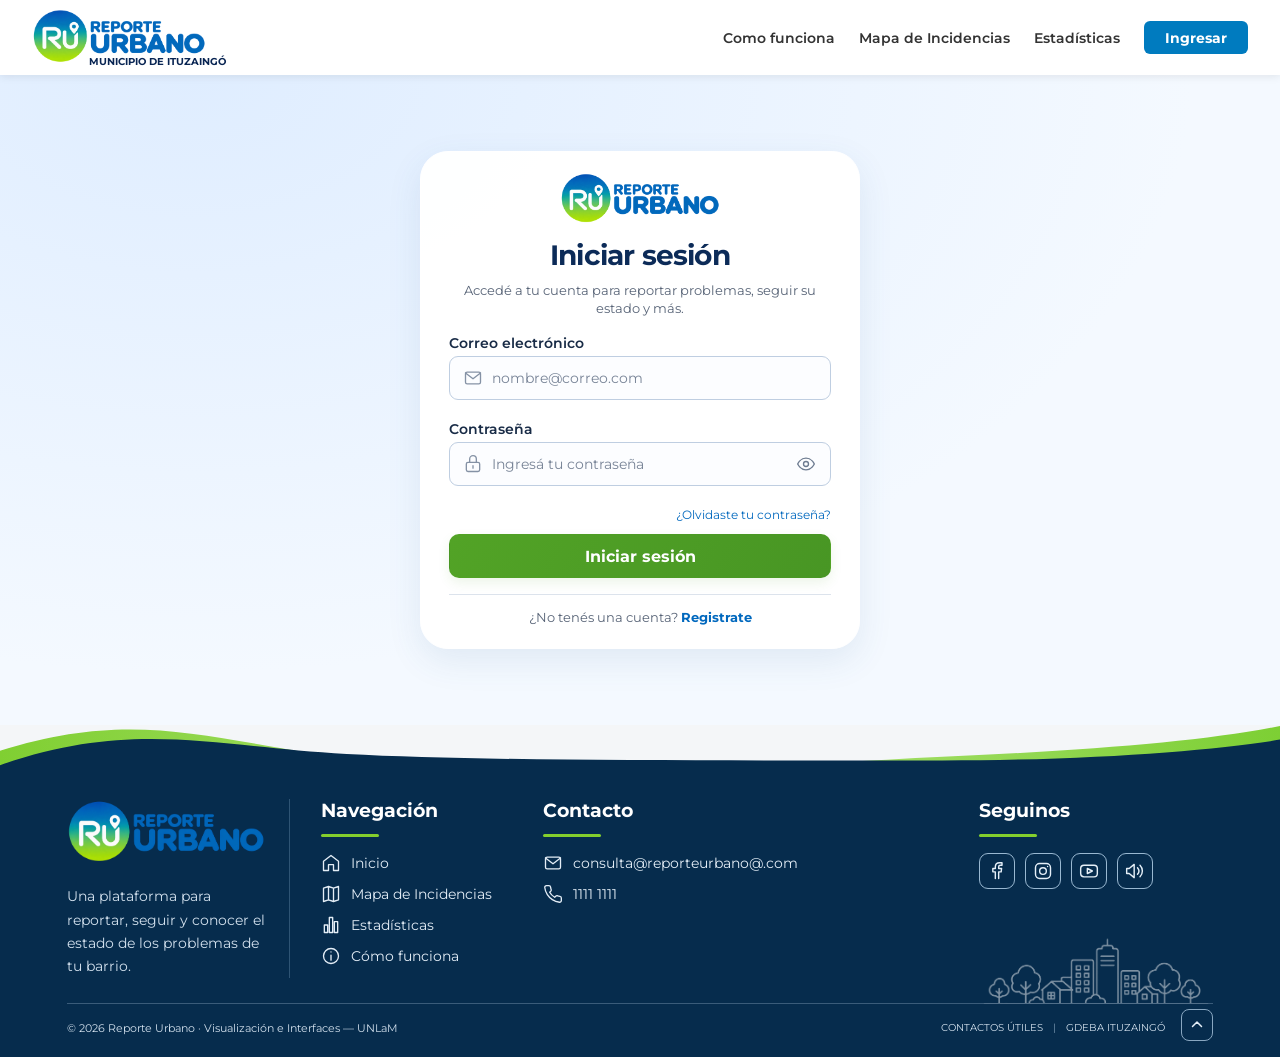
<file: pages/login.html>
<!DOCTYPE html>
<html lang="es">
<head>
  <meta charset="UTF-8">
  <meta name="viewport" content="width=device-width, initial-scale=1.0">
  <meta name="description" content="Ingresá a Reporte Urbano para gestionar tus reportes vecinales.">
  <title>Ingresar - Reporte Urbano</title>
  <link rel="stylesheet" href="https://cdnjs.cloudflare.com/ajax/libs/font-awesome/4.7.0/css/font-awesome.min.css">
  <link rel="stylesheet" href="../assets/css/styles.css">
  <link rel="stylesheet" href="../assets/css/header.css">
  <link rel="stylesheet" href="../assets/css/footer.css">
  <link rel="stylesheet" href="../assets/css/login.css">
</head>
<body class="cuerpoPagina">
  <div id="contenedorHeader"></div>

  <main class="seccionAcceso accesoLogin">
    <section class="tarjetaAcceso" aria-labelledby="tituloAcceso">
      <div class="encabezadoAcceso">
        <a class="logoAcceso" href="/index.html" aria-label="Reporte Urbano: ir al inicio"><img src="/public/img/logo.png" alt="Reporte Urbano"></a>
        <h1 id="tituloAcceso">Iniciar sesión</h1>
        <p>Accedé a tu cuenta para reportar problemas, seguir su estado y más.</p>
      </div>

      <form id="formularioLogin" class="formularioAcceso" novalidate>
        <div class="campoAcceso">
          <label for="emailLogin">Correo electrónico</label>
          <input id="emailLogin" name="email" type="email" autocomplete="email" placeholder="nombre@correo.com" aria-describedby="errorEmail" required>
          <span class="errorCampo" id="errorEmail" aria-live="polite"></span>
        </div>

        <div class="campoAcceso">
          <label for="passwordLogin">Contraseña</label>
          <input id="passwordLogin" name="password" type="password" autocomplete="current-password" placeholder="Ingresá tu contraseña" aria-describedby="errorPassword" required>
          <span class="errorCampo" id="errorPassword" aria-live="polite"></span>
        </div>

        <a class="enlaceOlvidePassword" href="#" id="enlaceRecuperar" aria-haspopup="dialog" aria-controls="popupRecuperar">¿Olvidaste tu contraseña?</a>
        <button class="botonAcceso" type="submit">Iniciar sesión</button>
        <p class="leyendaRegistro">¿No tenés una cuenta? <a href="/pages/registro.html" data-conservar-retorno>Registrate</a></p>
        <p class="mensajeAcceso" id="mensajeAcceso" role="status" aria-live="polite"></p>
      </form>
    </section>
  </main>

  <dialog id="popupRecuperar" class="popupRecuperar" aria-labelledby="tituloRecuperar" aria-describedby="descripcionRecuperar">
    <button id="cerrarRecuperar" class="cerrarRecuperar" type="button" aria-label="Cerrar">&times;</button>
    <h2 id="tituloRecuperar">Recuperar contraseña</h2>
    <p id="descripcionRecuperar">Ingresá tu correo para recibir un enlace de recuperación.</p>
    <form id="formularioRecuperar" class="formularioAcceso" novalidate>
      <div class="campoAcceso">
        <label for="emailRecuperar">Correo electrónico</label>
        <input id="emailRecuperar" name="email" type="email" autocomplete="email" placeholder="nombre@correo.com" aria-describedby="errorRecuperar" required autofocus>
        <span id="errorRecuperar" class="errorCampo" aria-live="polite"></span>
      </div>
      <button class="botonAcceso" type="submit">Enviar</button>
    </form>
    <div id="confirmacionRecuperar" class="confirmacionRecuperar" role="status" tabindex="-1" hidden>
      <i class="fa fa-envelope-o" aria-hidden="true"></i>
      <p>Si el correo está registrado, vas a recibir un link para recuperar tu contraseña. Revisá también la carpeta de spam.</p>
      <button id="aceptarRecuperar" class="botonAcceso" type="button">Entendido</button>
    </div>
  </dialog>

  <div id="contenedorFooter"></div>
  <script type="module" src="../assets/js/login.js"></script>
  <script type="module" src="../assets/js/ui-acceso.js"></script>
</body>
</html>
</file>
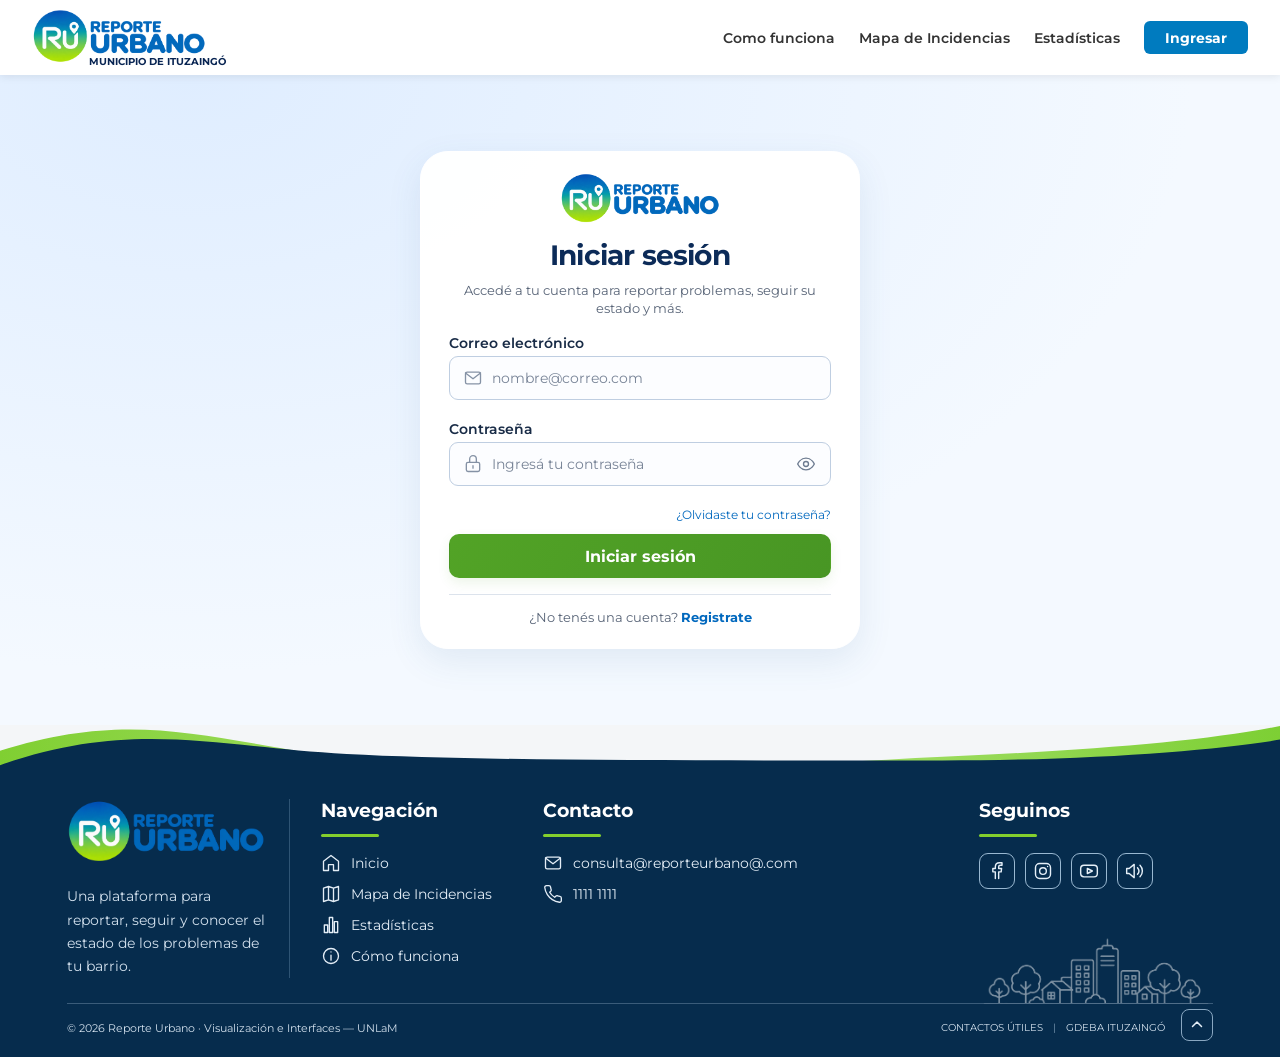
<file: pages/perfil.html>
<!DOCTYPE html>
<html lang="es">

<head>
  <meta charset="UTF-8">
  <meta name="viewport" content="width=device-width, initial-scale=1.0">
  <title>Mi perfil - Reporte Urbano</title>
  <link rel="stylesheet" href="../assets/css/styles.css">
  <link rel="stylesheet" href="../assets/css/perfil.css">
</head>

<body class="cuerpoPagina paginaPerfil">
  <div id="contenedorHeader"></div>
  <main class="contenidoPerfil" hidden aria-labelledby="tituloPerfil">
    <h1 id="tituloPerfil">Mi perfil</h1>
    <section class="tarjetaPerfil" aria-labelledby="tituloCuenta">
      <h2 id="tituloCuenta">Datos de mi cuenta</h2>
      <dl class="datosPerfil">
        <dt>Nombre</dt>
        <dd id="nombrePerfil"></dd>
        <dt>Correo electrónico</dt>
        <dd id="emailPerfil"></dd>
      </dl>
    </section>

    <section class="tarjetaGamificacion" aria-labelledby="tituloGamificacion">
      <div style="display: flex; justify-content: space-between; align-items: center; margin-bottom: 1rem;">
        <h2 id="tituloGamificacion" style="margin:0; color:#092553; font-size:1.1rem;"><i class="fa fa-trophy"
            style="color:#f59e0b;"></i> Rango Vecinal</h2>
        <span class="badgeRango">Vecino Guardián (Nivel 2)</span>
      </div>

      <div class="contenedorProgreso">
        <div class="infoProgreso">
          <span style="font-weight: 600; color:#333;">350 puntos</span>
          <span style="font-size: 0.8rem; color:#64748b;">Faltan 150 pts para Nivel 3</span>
        </div>
        <div class="barraFondo">
          <div class="barraLlenado" style="width: 70%;"></div>
        </div>
      </div>

      <div class="medallasContenedor">
        <div class="medalla activa" title="Primer Reporte"><i class="fa fa-star"></i></div>
        <div class="medalla activa" title="Voz del Barrio"><i class="fa fa-bullhorn"></i></div>
        <div class="medalla" title="Cazador de Baches (Bloqueado)"><i class="fa fa-car"></i></div>
      </div>

      <details class="ayudaRango">
        <summary>¿Cómo se calcula mi rango?</summary>
        <p>Tu rango vecinal crece con tu participación: sumás reconocimiento cuando los reportes que hiciste se resuelven y cuando otras personas indican que también les afecta una incidencia.</p>
      </details>
    </section>

    <section class="seccionReportesPerfil" aria-labelledby="tituloMisReportes">
      <div class="cabeceraReportesPerfil">
        <h2 id="tituloMisReportes">Mis reportes</h2><a class="botonIngresar" href="/pages/reporte.html">Reportar un
          problema</a>
      </div>
      <div id="reportesPerfil" class="reportesPerfil"></div>
    </section>
  </main>
  <div id="contenedorFooter"></div>
  <script type="module" src="../assets/js/perfil.js"></script>
</body>

</html>
</file>
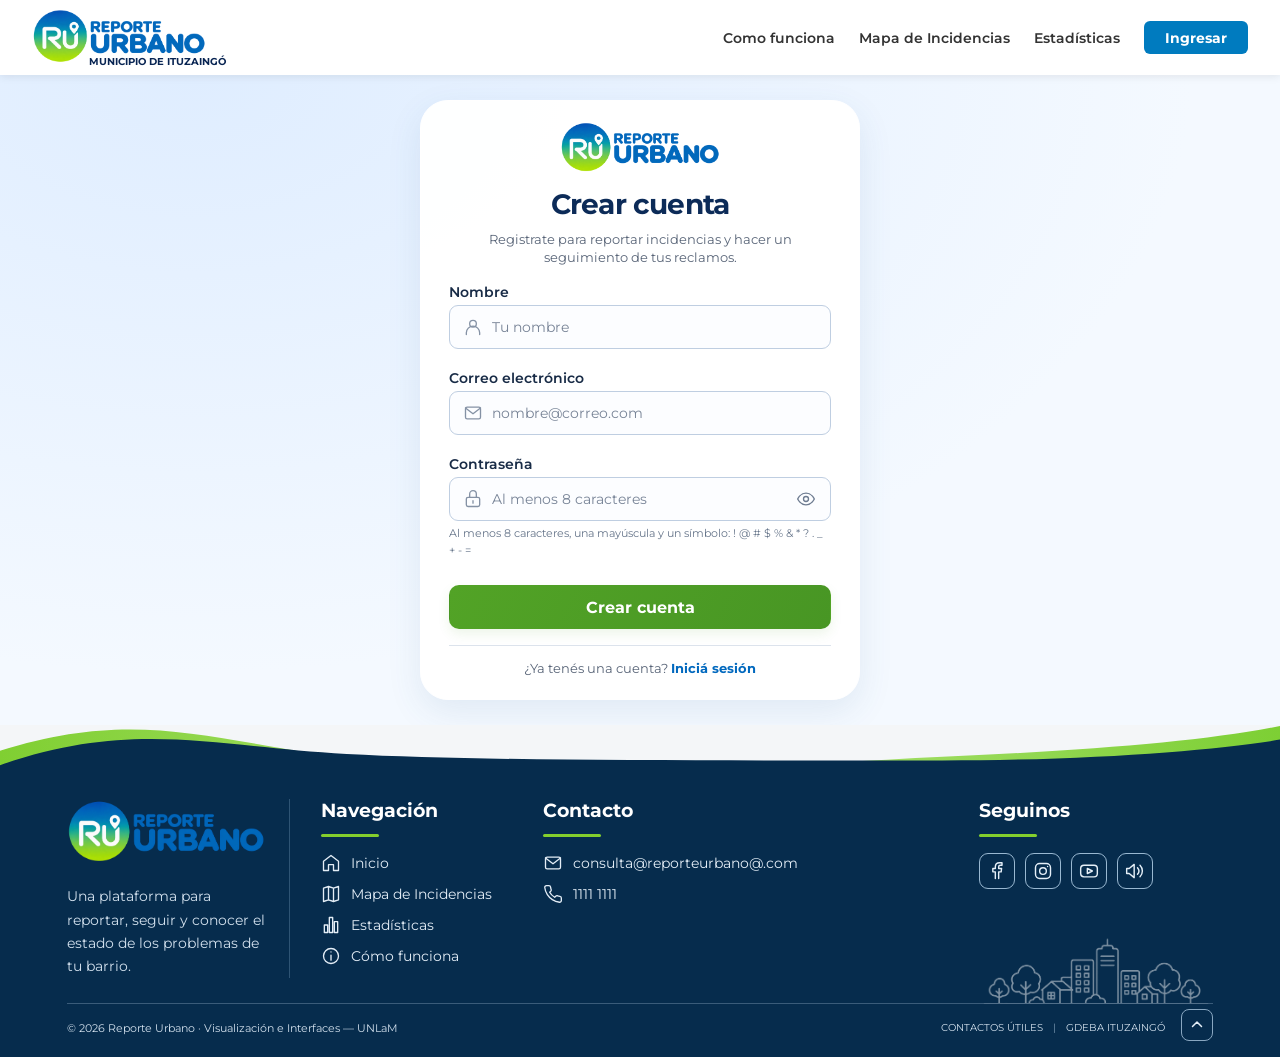
<file: pages/registro.html>
<!DOCTYPE html>
<html lang="es">
<head>
  <meta charset="UTF-8">
  <meta name="viewport" content="width=device-width, initial-scale=1.0">
  <meta name="description" content="Creá una cuenta de Reporte Urbano.">
  <title>Crear cuenta - Reporte Urbano</title>
  <link rel="stylesheet" href="https://cdnjs.cloudflare.com/ajax/libs/font-awesome/4.7.0/css/font-awesome.min.css">
  <link rel="stylesheet" href="../assets/css/styles.css">
  <link rel="stylesheet" href="../assets/css/header.css">
  <link rel="stylesheet" href="../assets/css/footer.css">
  <link rel="stylesheet" href="../assets/css/login.css">
</head>
<body class="cuerpoPagina">
  <div id="contenedorHeader"></div>

  <main class="seccionAcceso accesoRegistro">
    <section class="tarjetaAcceso" aria-labelledby="tituloRegistro">
      <div class="encabezadoAcceso">
        <a class="logoAcceso" href="/index.html" aria-label="Reporte Urbano: ir al inicio"><img src="/public/img/logo.png" alt="Reporte Urbano"></a>
        <h1 id="tituloRegistro">Crear cuenta</h1>
        <p>Registrate para reportar incidencias y hacer un seguimiento de tus reclamos.</p>
      </div>

      <form id="formularioRegistro" class="formularioAcceso" novalidate>
        <div class="campoAcceso">
          <label for="nombreRegistro">Nombre</label>
          <input id="nombreRegistro" name="nombre" type="text" autocomplete="name" placeholder="Tu nombre" aria-describedby="errorNombre" required>
          <span class="errorCampo" id="errorNombre" aria-live="polite"></span>
        </div>

        <div class="campoAcceso">
          <label for="emailRegistro">Correo electrónico</label>
          <input id="emailRegistro" name="email" type="email" autocomplete="email" placeholder="nombre@correo.com" aria-describedby="errorEmail" required>
          <span class="errorCampo" id="errorEmail" aria-live="polite"></span>
        </div>

        <div class="campoAcceso">
          <label for="passwordRegistro">Contraseña</label>
          <input id="passwordRegistro" name="password" type="password" autocomplete="new-password" placeholder="Al menos 8 caracteres" minlength="8" aria-describedby="ayudaPassword errorPassword" required>
          <small id="ayudaPassword">Al menos 8 caracteres, una mayúscula y un símbolo: ! @ # $ % &amp; * ? . _ + - =</small>
          <span class="errorCampo" id="errorPassword" aria-live="polite"></span>
        </div>

        <button class="botonAcceso" type="submit">Crear cuenta</button>
        <p class="mensajeAcceso" id="mensajeRegistro" role="status" aria-live="polite"></p>
        <p class="leyendaRegistro">¿Ya tenés una cuenta? <a href="/pages/login.html" data-conservar-retorno>Iniciá sesión</a></p>
      </form>
    </section>
  </main>

  <dialog id="popupRegistroExitoso" class="popupRegistro" aria-labelledby="tituloRegistroExitoso" aria-describedby="descripcionRegistroExitoso">
    <h2 id="tituloRegistroExitoso">Cuenta registrada exitosamente</h2>
    <p id="descripcionRegistroExitoso">Ya podés iniciar sesión con tu correo y contraseña.</p>
    <a class="botonAcceso" href="/pages/login.html" data-conservar-retorno autofocus>Ir al login</a>
  </dialog>

  <div id="contenedorFooter"></div>
  <script type="module" src="../assets/js/registro.js"></script>
  <script type="module" src="../assets/js/ui-acceso.js"></script>
</body>
</html>
</file>
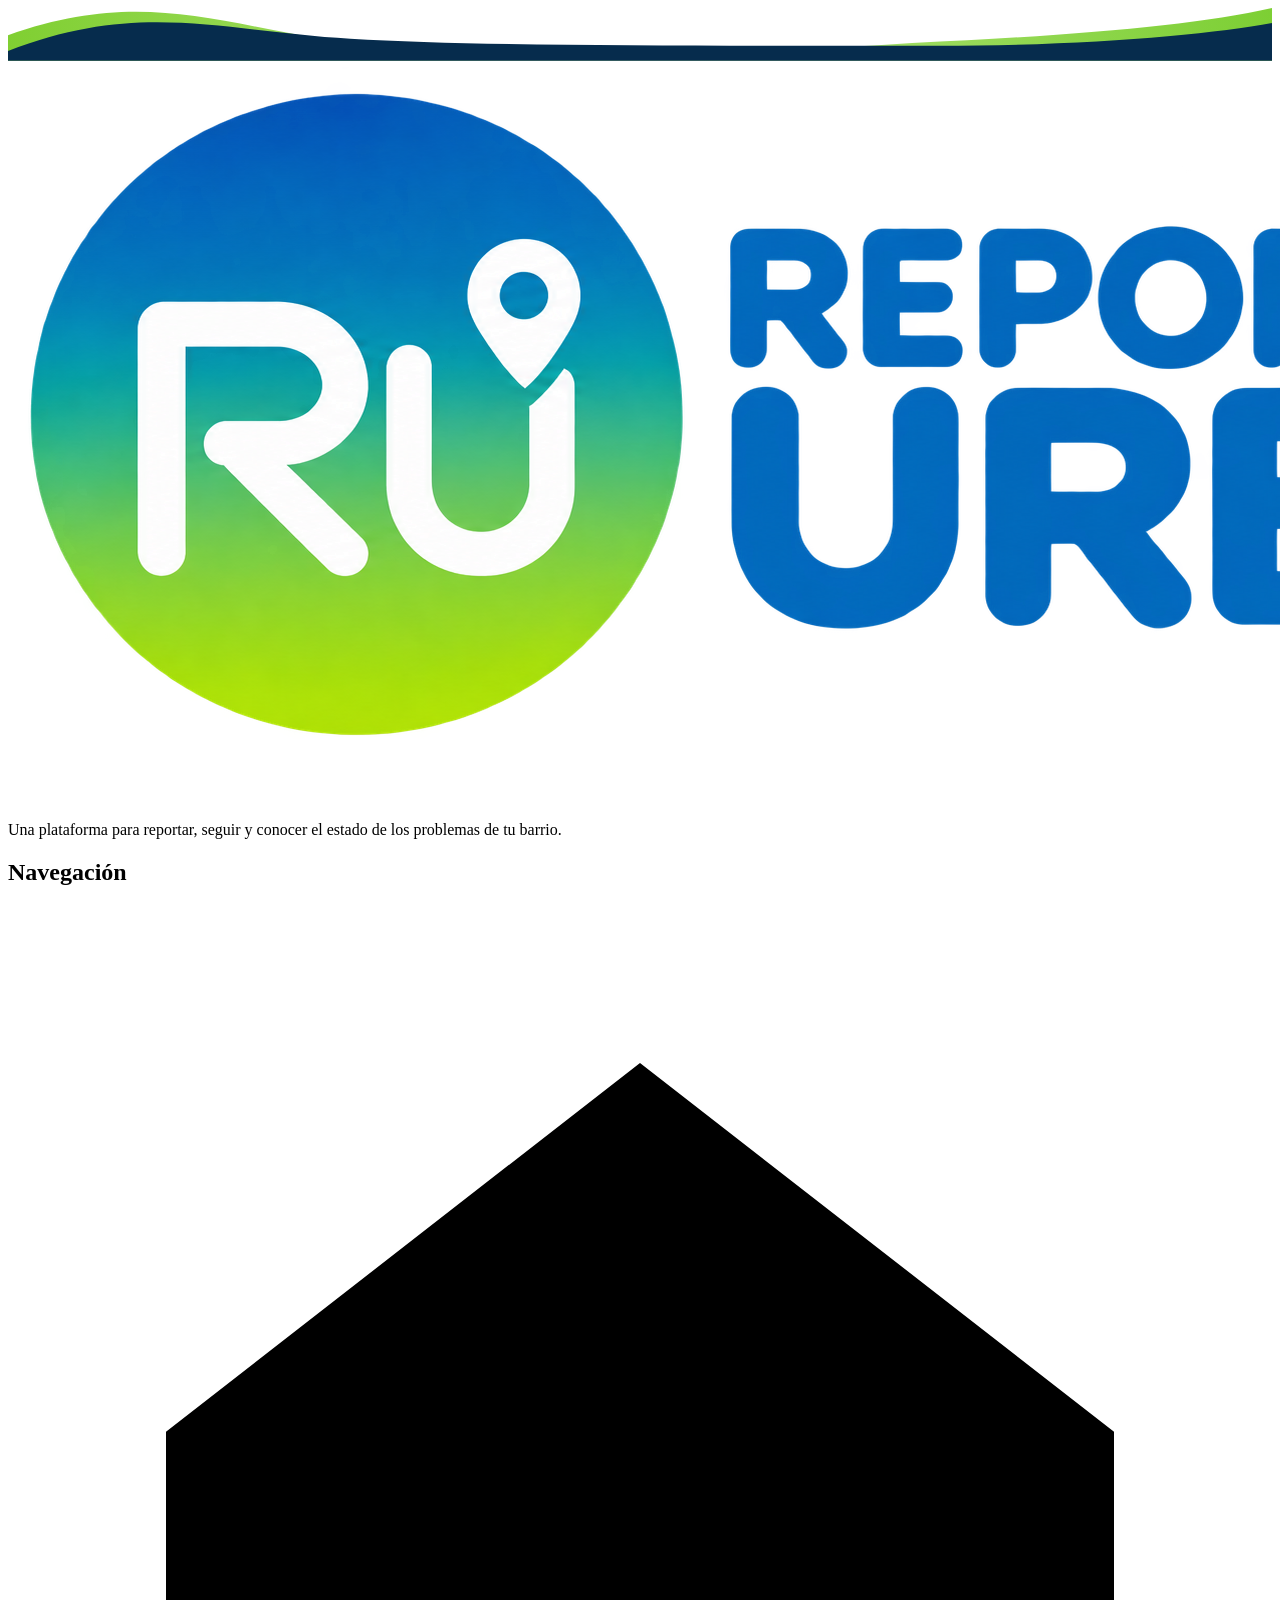
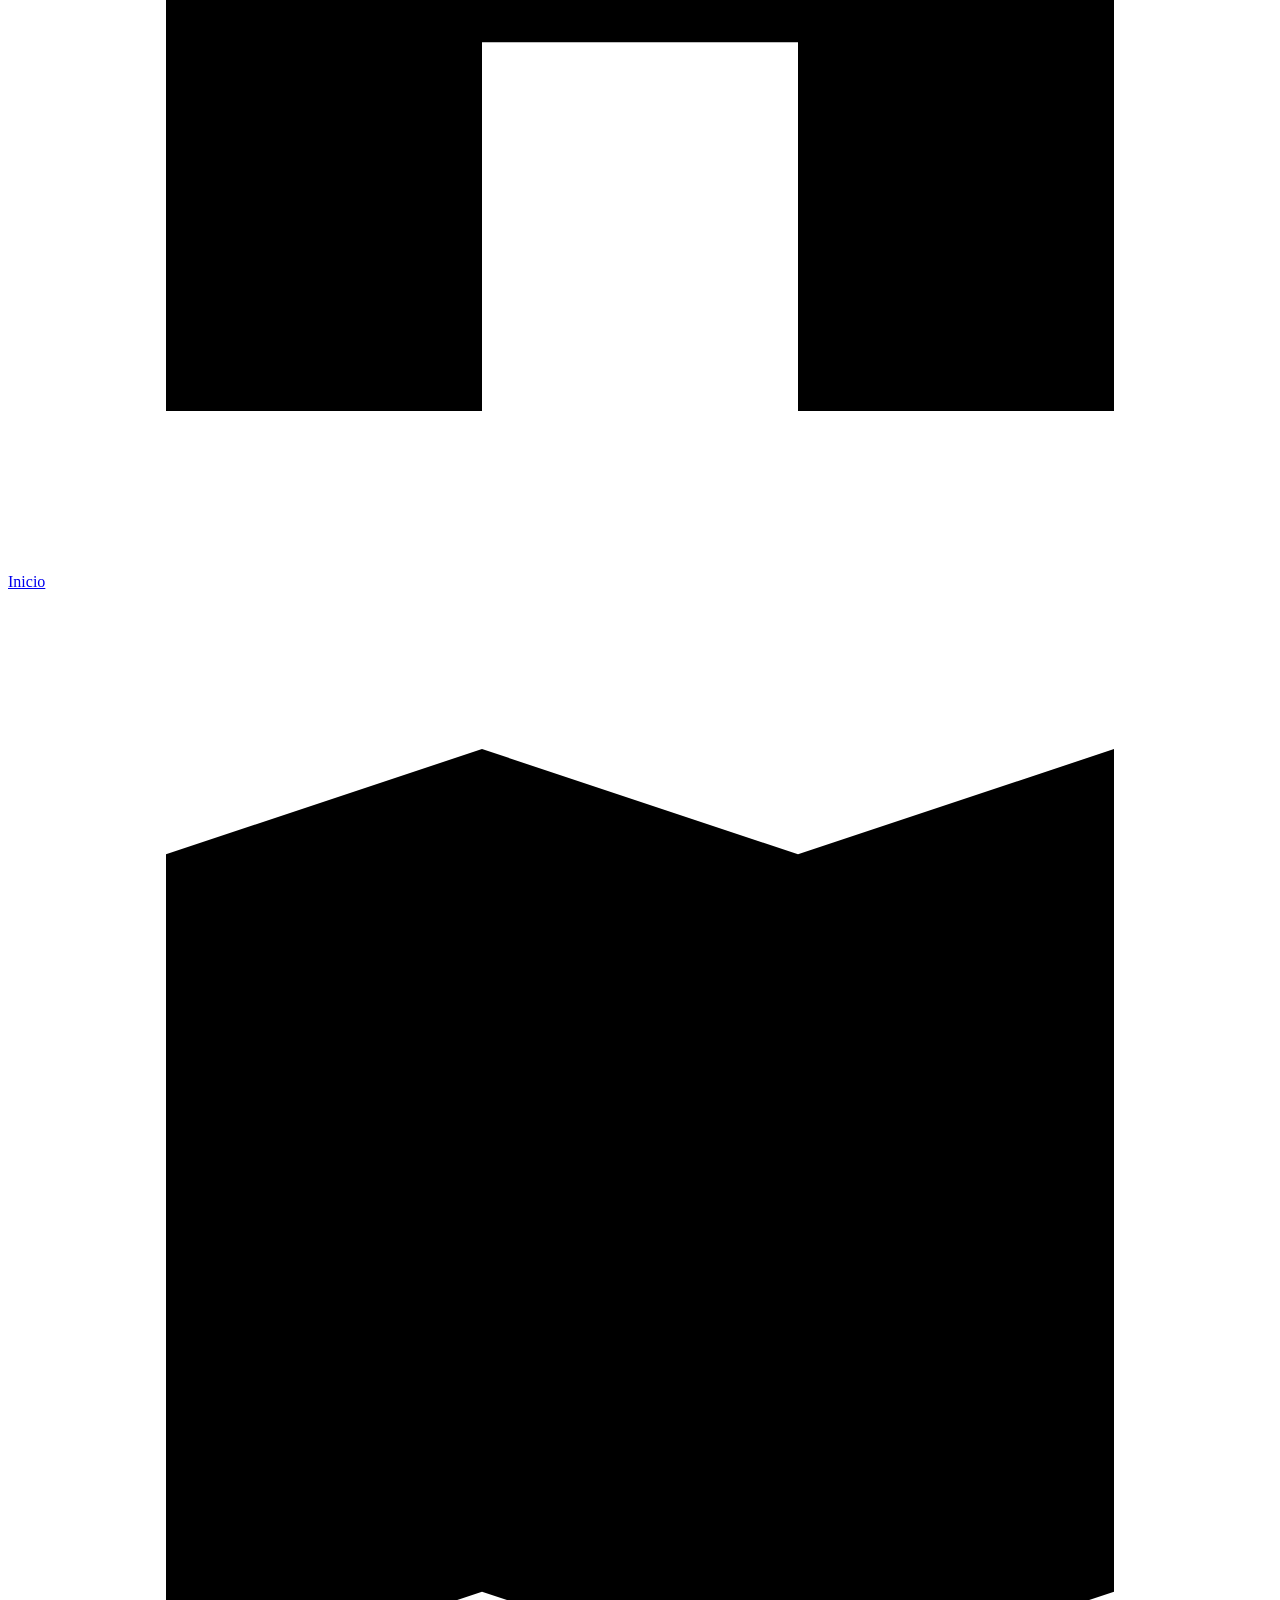
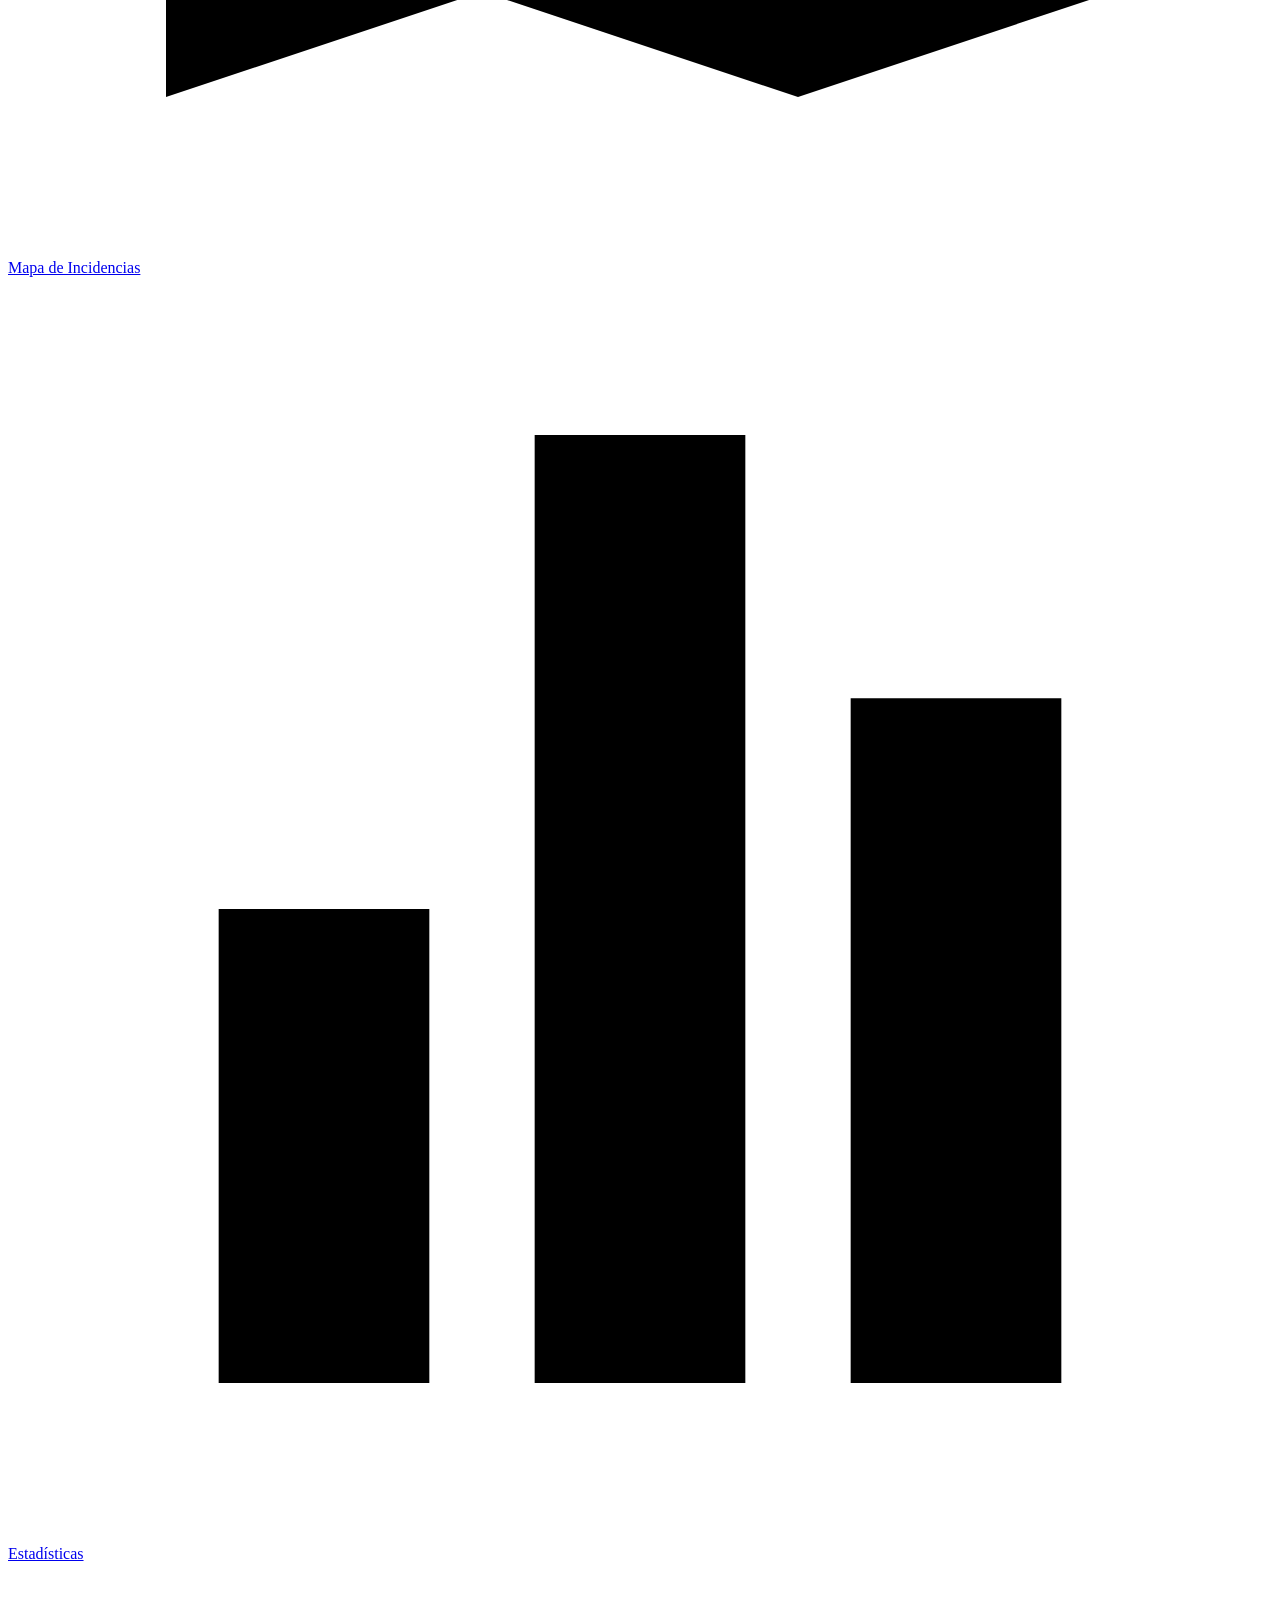
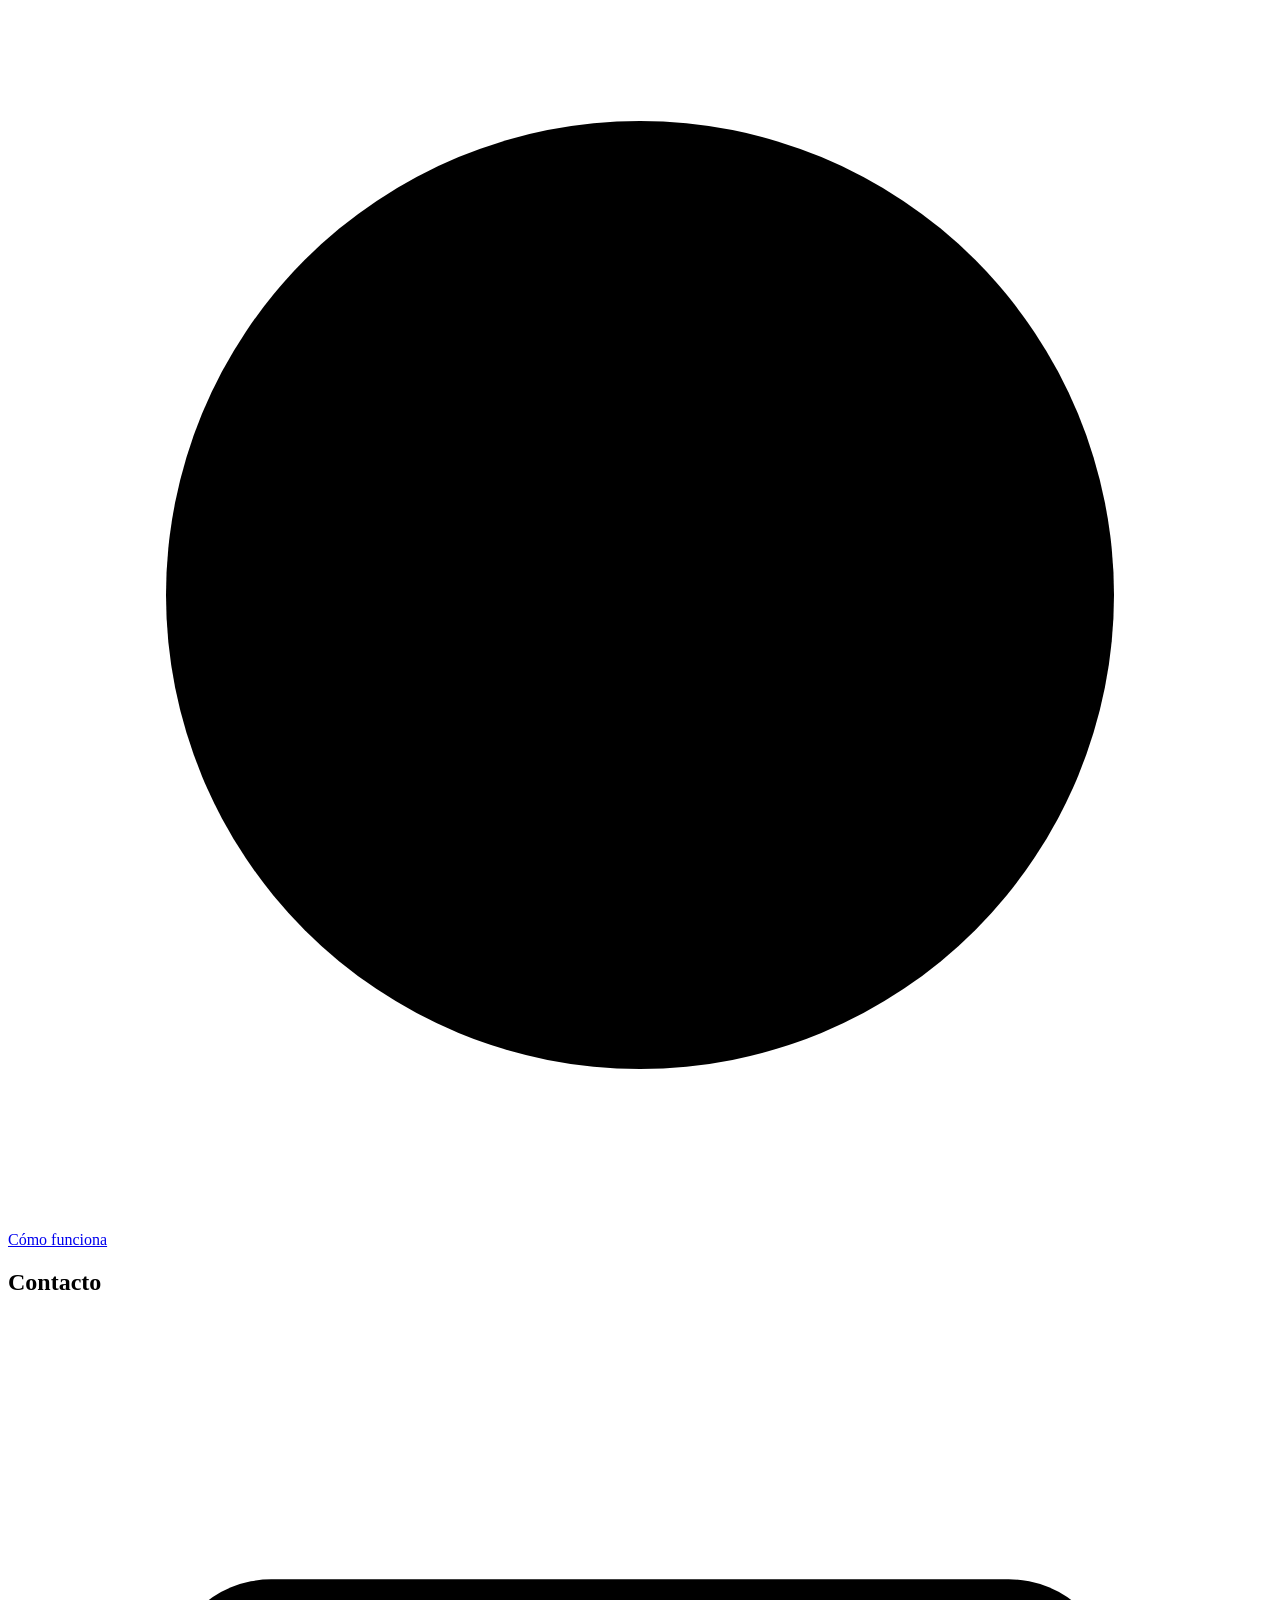
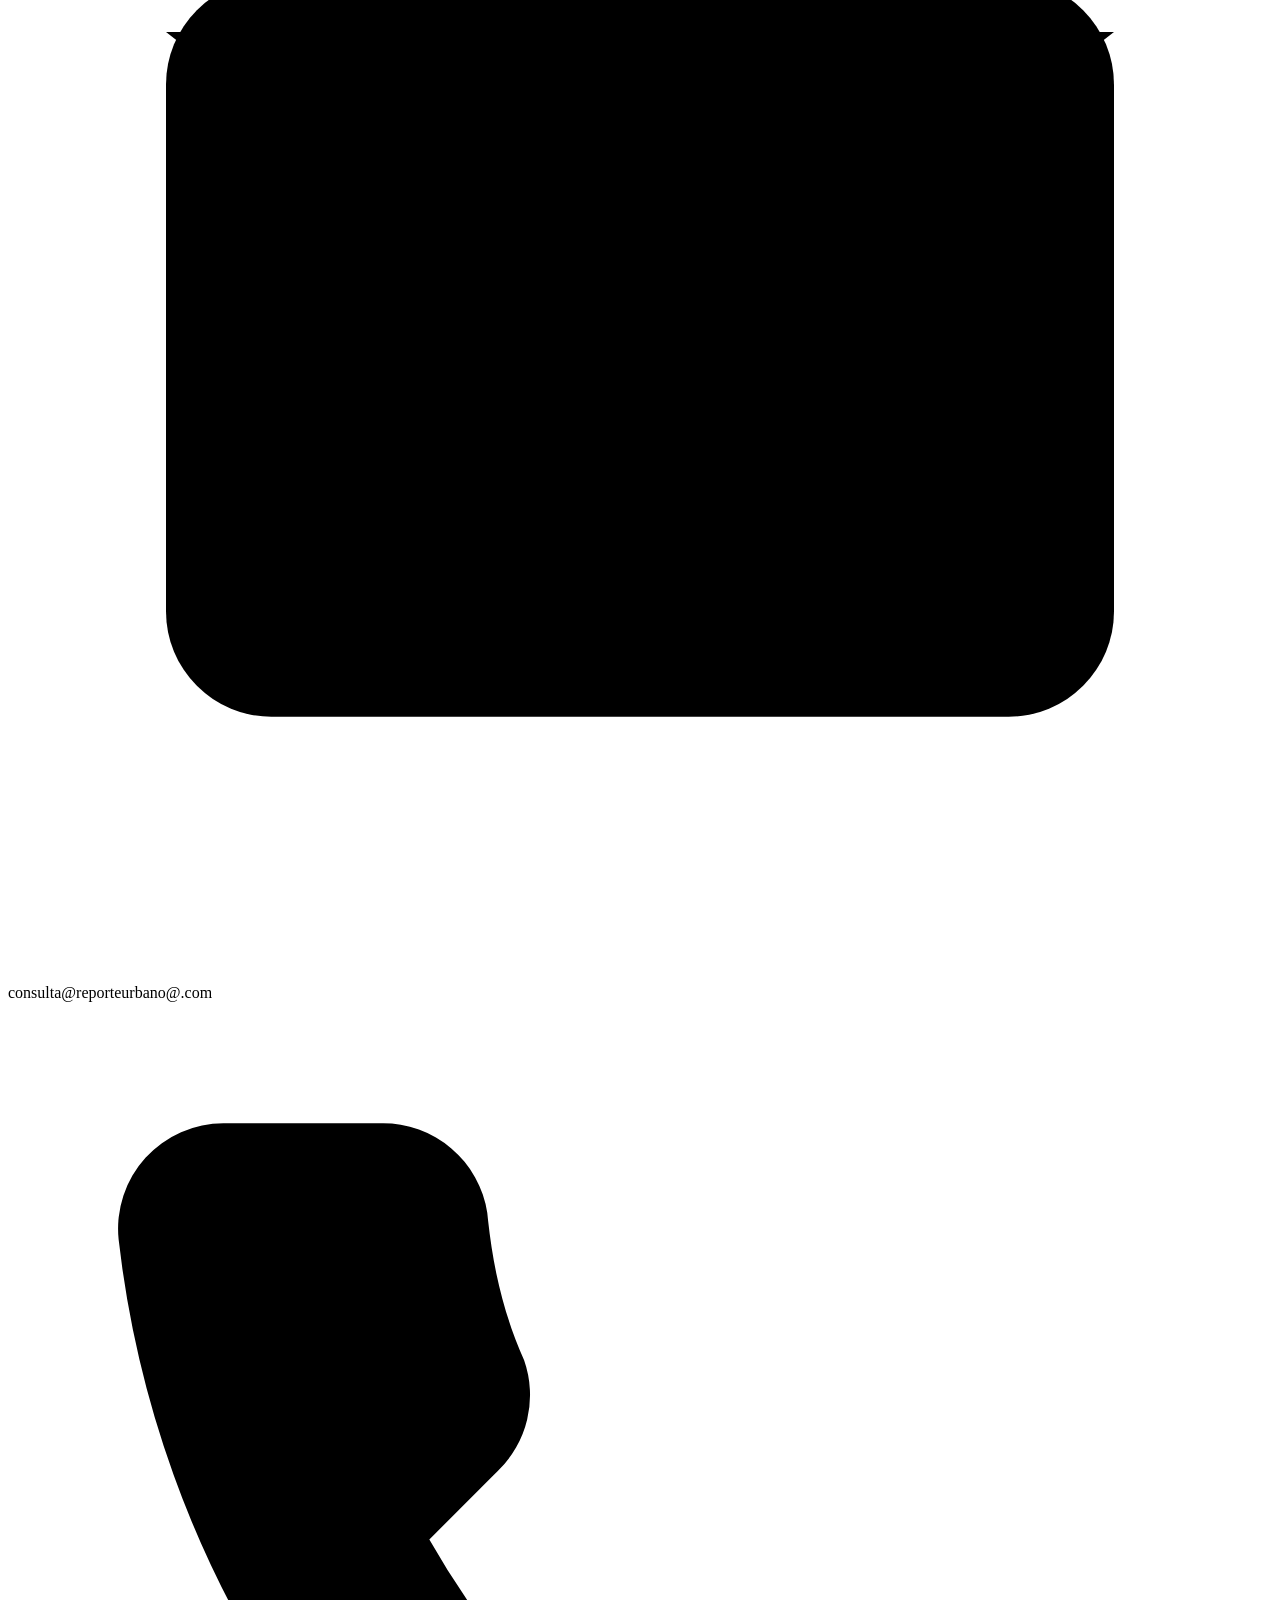
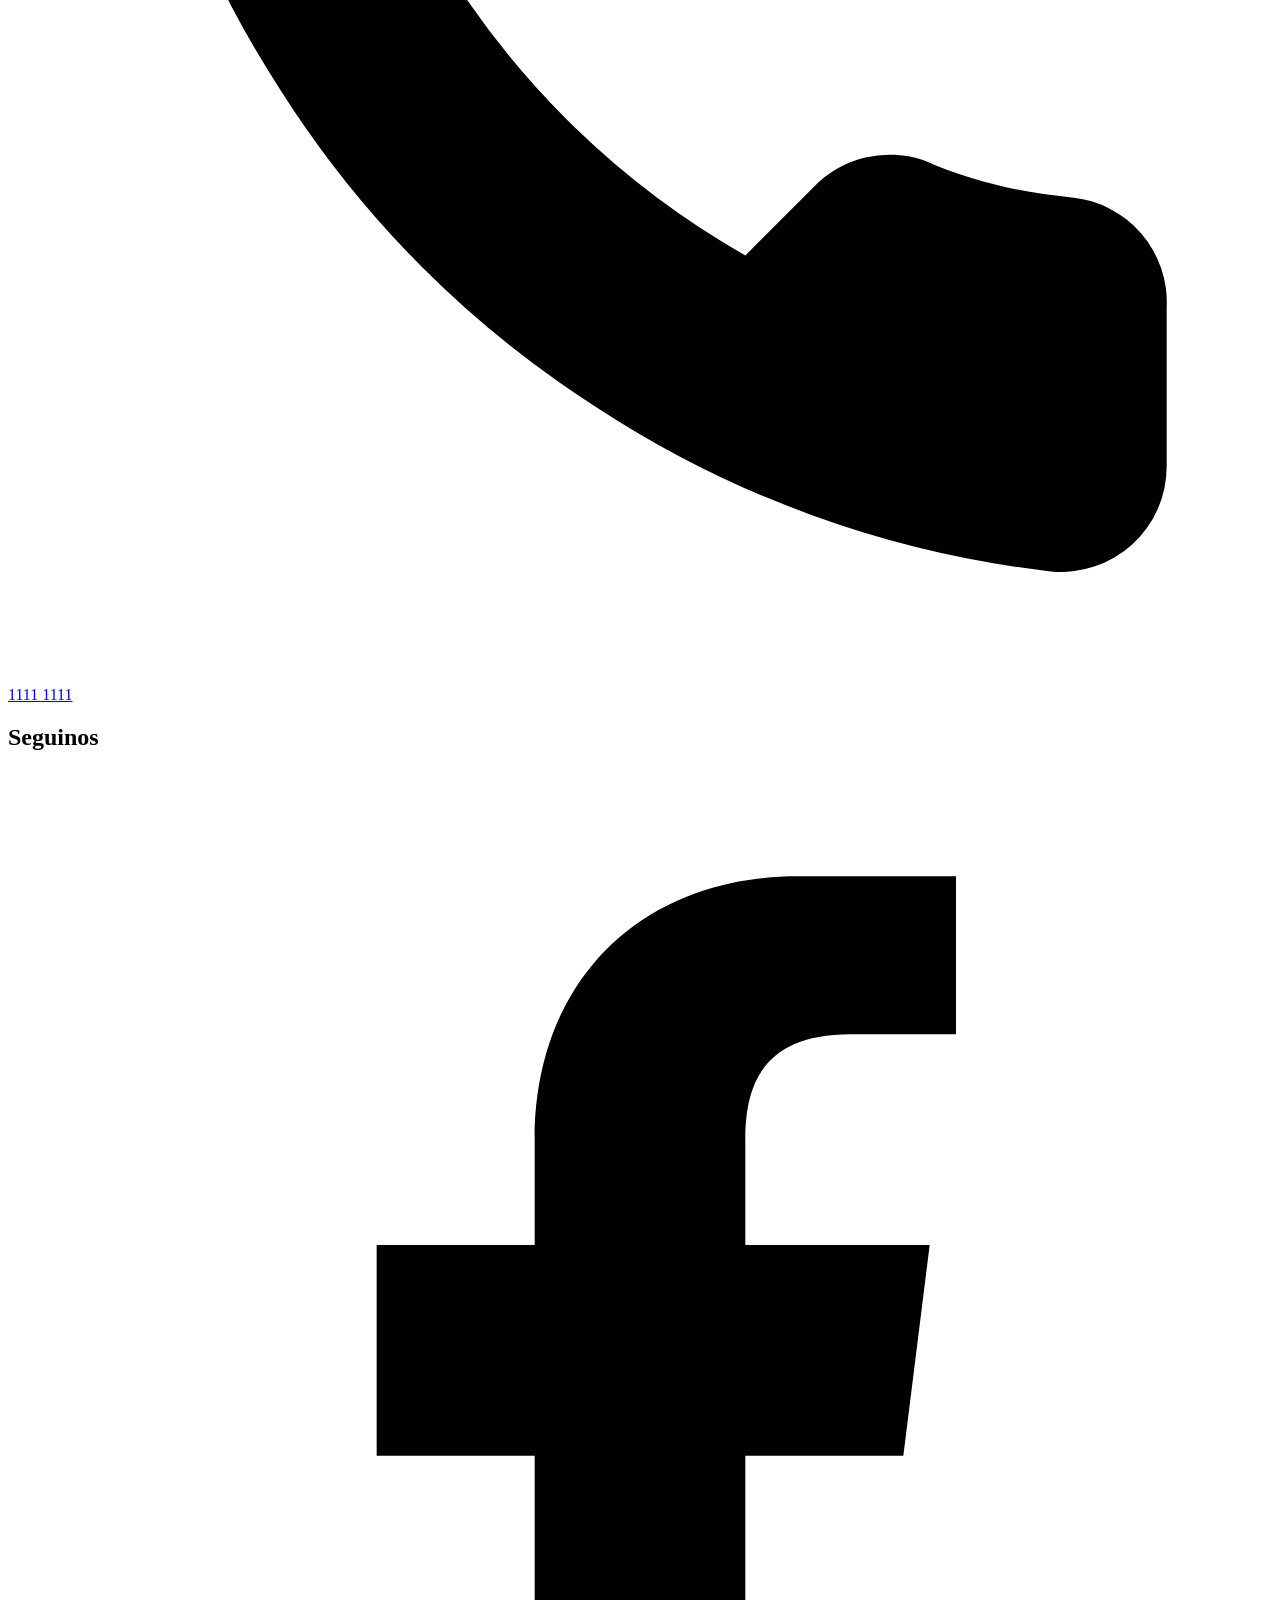
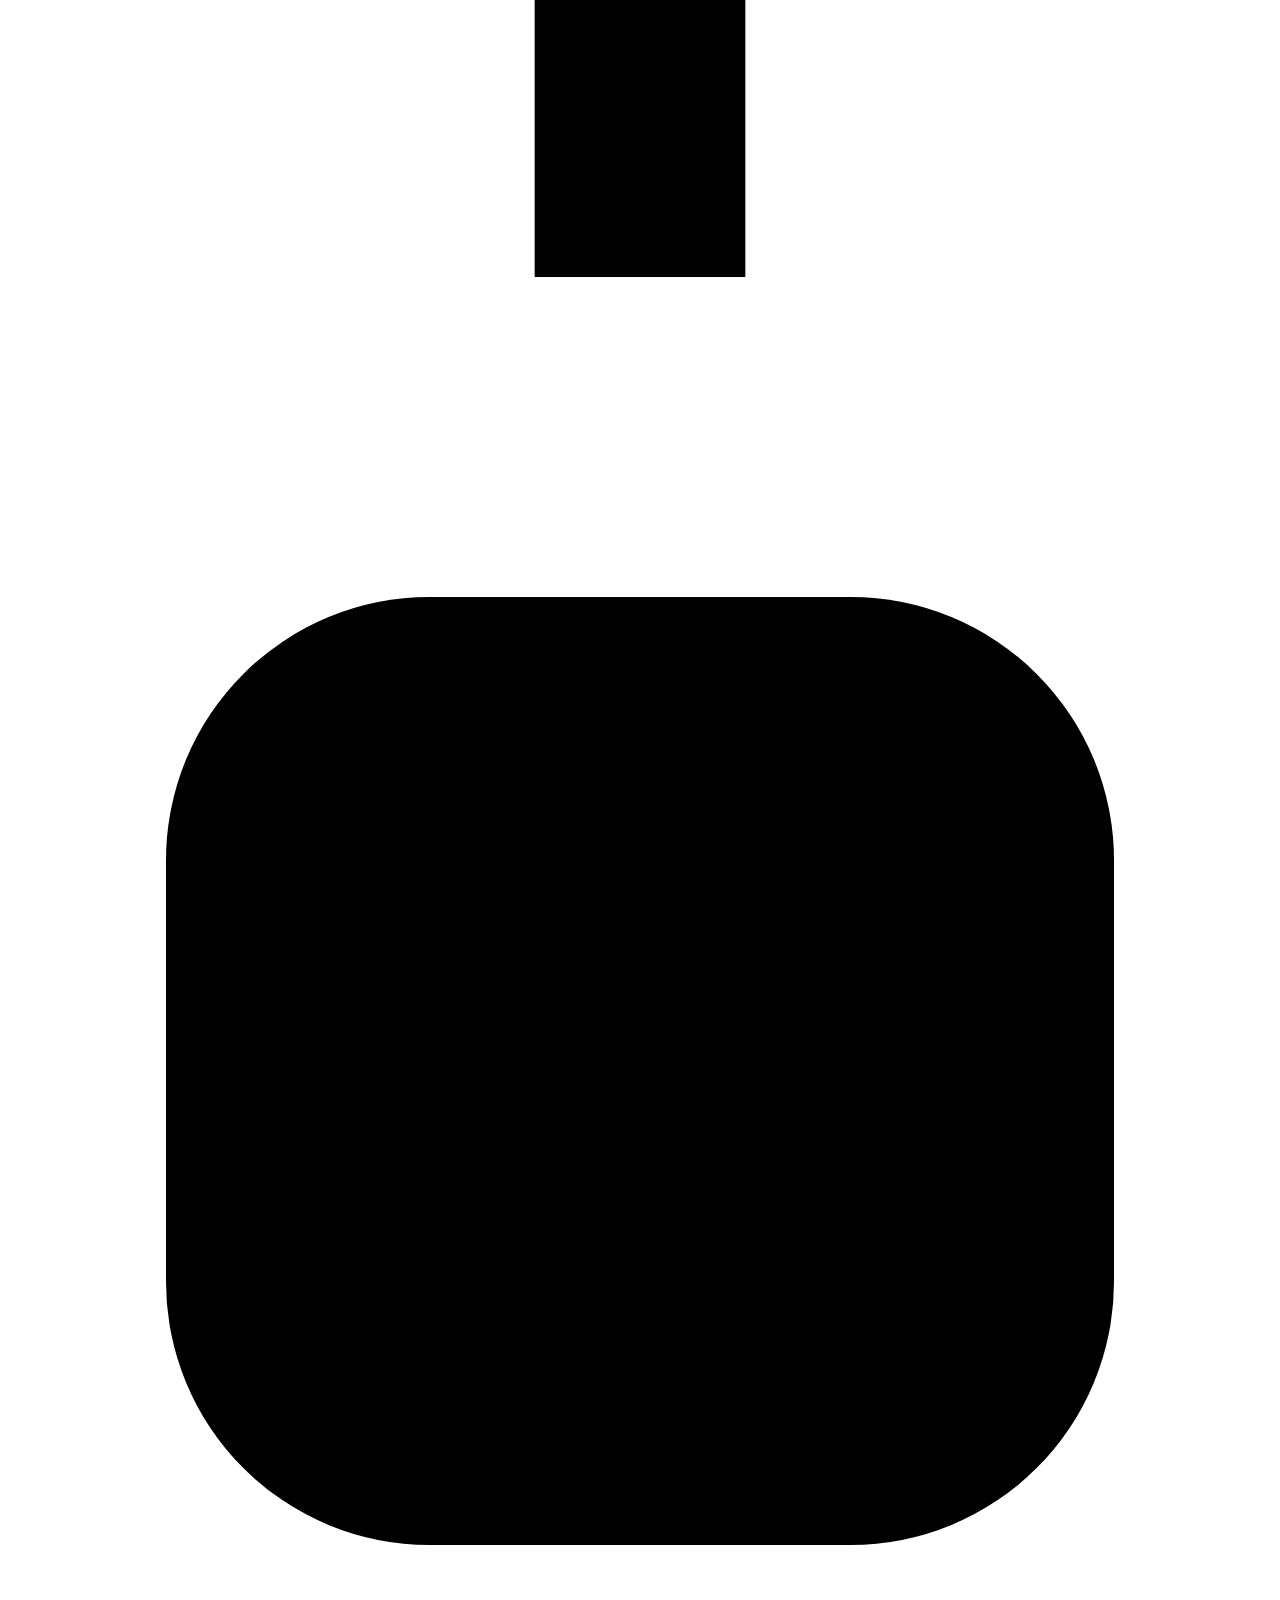
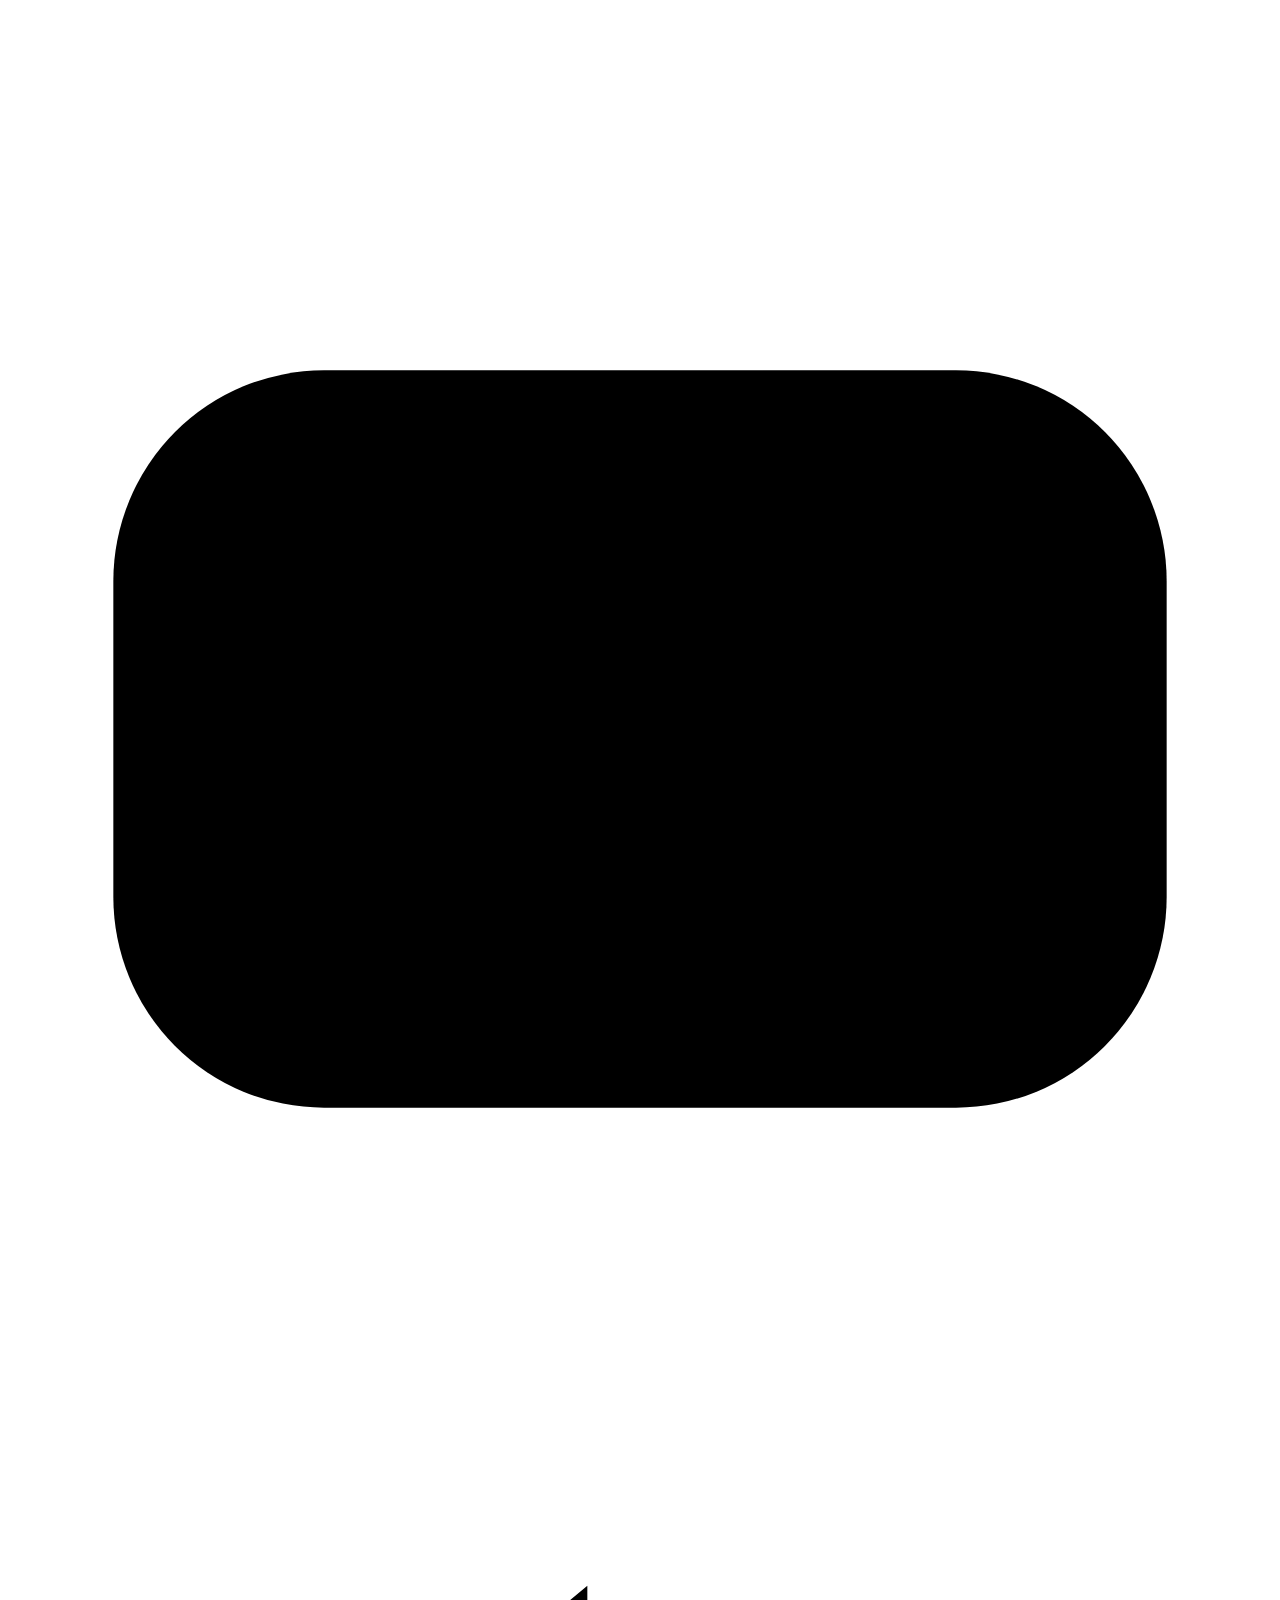
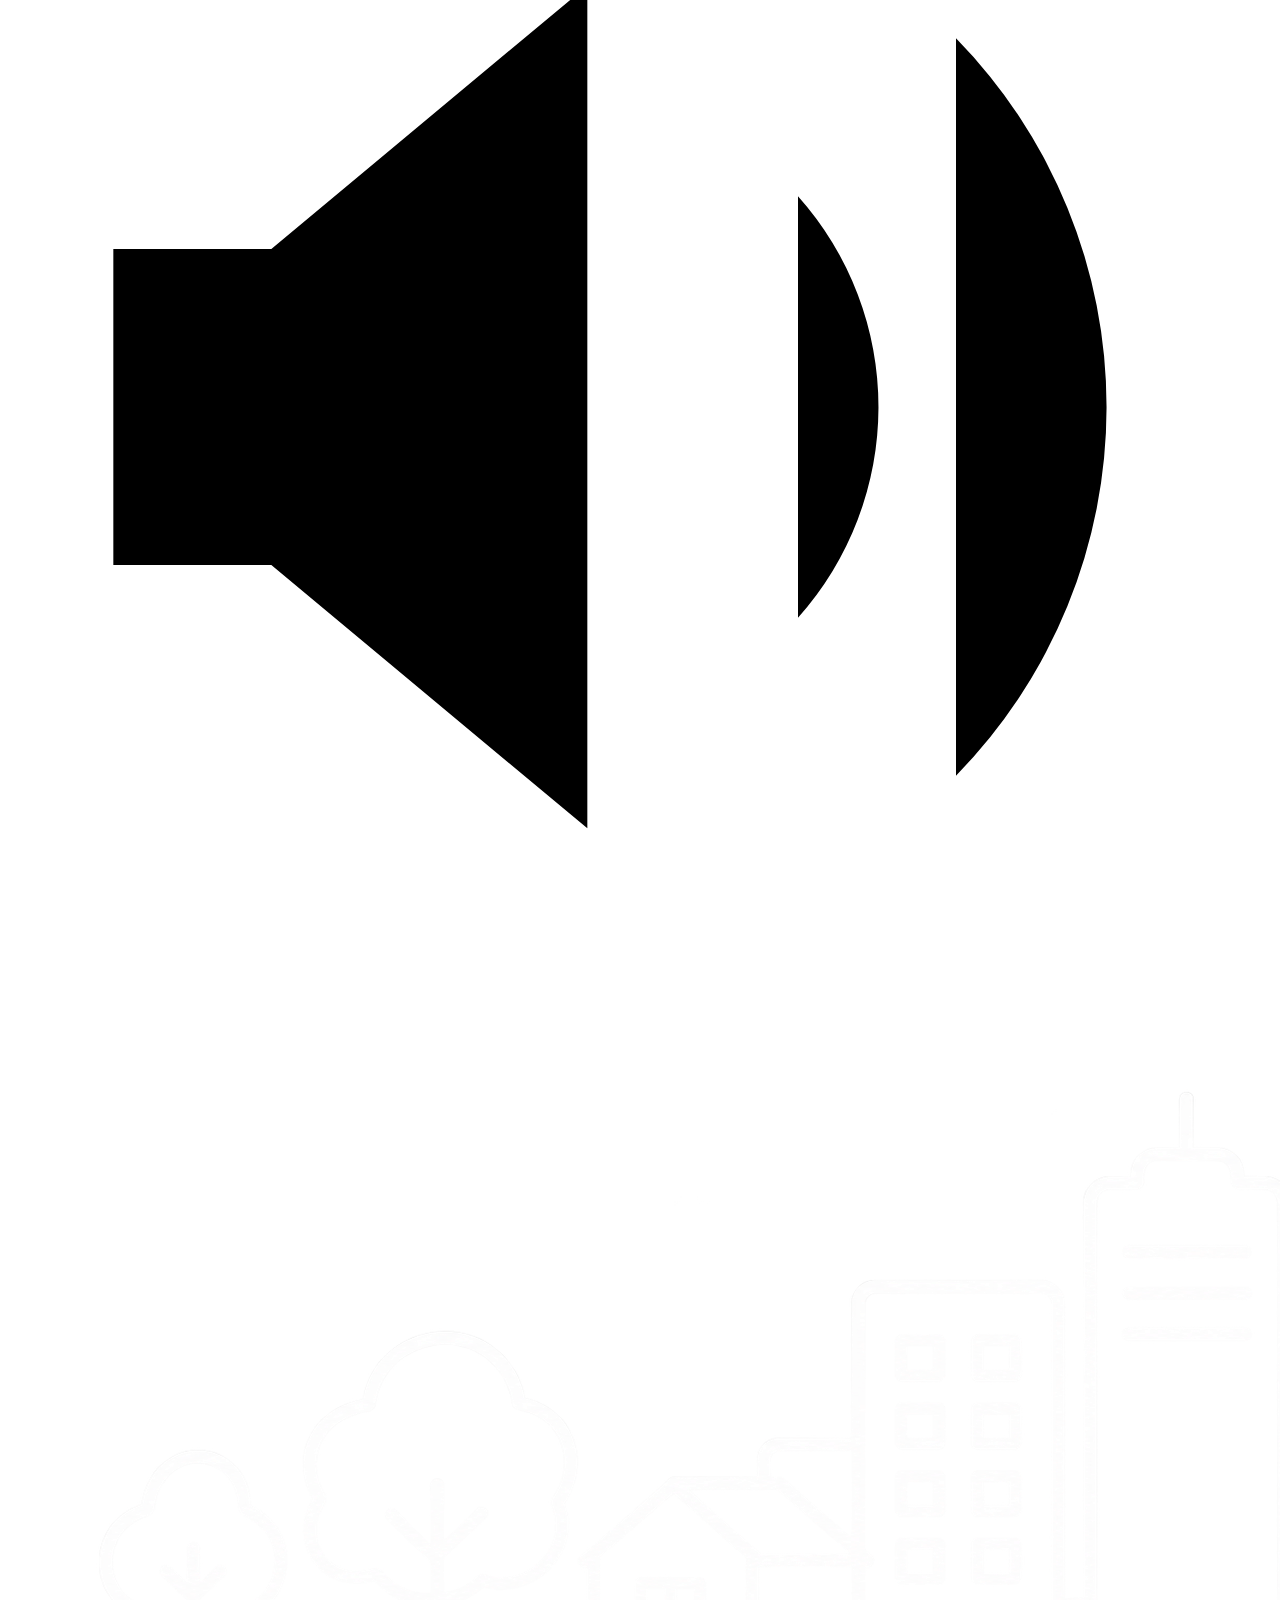
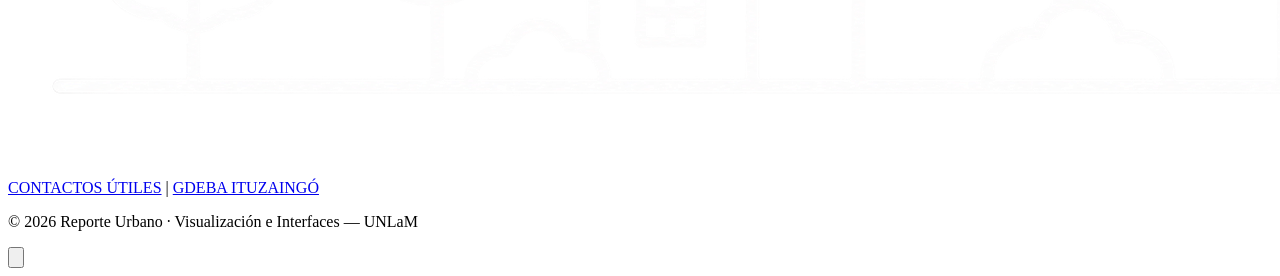
<file: partials/footer.html>
<!DOCTYPE html>
<html lang="es">
<head>
  <meta charset="UTF-8">
  <title>Footer de Reporte Urbano</title>
</head>
<body>
<!-- El documento completo evita que Live Server inyecte su script dentro de cada SVG. -->
<footer class="piePagina">
  <svg class="curvaFooter" viewBox="0 0 1440 60" preserveAspectRatio="none" aria-hidden="true" focusable="false">
    <defs><linearGradient id="verdeCurvaFooter"><stop stop-color="#80cf32"/><stop offset=".5" stop-color="#b3e57e"/><stop offset="1" stop-color="#7dcf34"/></linearGradient></defs>
    <path d="M0 31C140-18 220 11 360 36S760 58 1030 40C1220 31 1350 20 1440 0V60H0Z" fill="url(#verdeCurvaFooter)"/>
    <path d="M0 49C150-9 240 26 390 35S790 43 1060 43C1230 43 1370 30 1440 17V60H0Z" fill="#062c4d"/>
  </svg>
  <div class="contenedorFooterFilas">
    <div class="columnaFooter marcaFooter">
      <a class="logoFooter" href="/index.html" aria-label="Reporte Urbano: ir al inicio"><img src="/public/img/logo.png" alt="Reporte Urbano" loading="lazy"></a>
      <p class="descripcionFooter">Una plataforma para reportar, seguir y conocer el estado de los problemas de tu barrio.</p>
    </div>

    <nav class="columnaFooter navegacionFooter" aria-label="Navegación del pie de página">
      <h2 class="tituloColumnaFooter">Navegación</h2>
      <a href="/index.html"><svg viewBox="0 0 24 24" aria-hidden="true"><path d="m3 10 9-7 9 7v11h-6v-7H9v7H3Z"/></svg><span class="textoEnlaceFooter">Inicio</span></a>
      <a href="/pages/mapa-incidencias.html"><svg viewBox="0 0 24 24" aria-hidden="true"><path d="m3 5 6-2 6 2 6-2v16l-6 2-6-2-6 2ZM9 3v16M15 5v16"/></svg><span class="textoEnlaceFooter">Mapa de Incidencias</span></a>
      <a href="/index.html#seccionEstadisticas"><svg viewBox="0 0 24 24" aria-hidden="true"><path d="M4 12h4v9H4ZM10 3h4v18h-4ZM16 8h4v13h-4Z"/></svg><span class="textoEnlaceFooter">Estadísticas</span></a>
      <a href="/index.html#como-reportar"><svg viewBox="0 0 24 24" aria-hidden="true"><circle cx="12" cy="12" r="9"/><path d="M12 11v6M12 7v.1"/></svg><span class="textoEnlaceFooter">Cómo funciona</span></a>
    </nav>

    <div class="columnaFooter contactoFooter">
      <h2 class="tituloColumnaFooter">Contacto</h2>
      <p class="detalleContactoFooter"><svg viewBox="0 0 24 24" aria-hidden="true"><rect x="3" y="5" width="18" height="14" rx="2"/><path d="m3 6 9 7 9-7"/></svg><span>consulta@reporteurbano@.com</span></p>
      <a class="detalleContactoFooter" href="tel:11111111"><svg viewBox="0 0 24 24" aria-hidden="true"><path d="M22 16.9v3a2 2 0 0 1-2.2 2 19.8 19.8 0 0 1-8.6-3.1 19.5 19.5 0 0 1-6-6A19.8 19.8 0 0 1 2.1 4.2 2 2 0 0 1 4.1 2h3a2 2 0 0 1 2 1.7c.1 1 .3 1.9.7 2.8a2 2 0 0 1-.5 2.1L8 9.9a16 16 0 0 0 6 6l1.3-1.3a2 2 0 0 1 2.1-.5c.9.4 1.8.6 2.8.7a2 2 0 0 1 1.8 2.1Z"/></svg><span>1111 1111</span></a>
    </div>

  <!-- REDES SOCIALES DE ITUZAINGO -->
  <div class="columnaFooter socialFooter">
  <h2 class="tituloColumnaFooter">Seguinos</h2>
  <div class="contenedorRedesSociales">
    <a href="https://www.facebook.com/municipalidadituzaingo" target="_blank" rel="noopener" class="enlaceRedSocial" aria-label="Facebook Municipio de Ituzaingó">
      <svg viewBox="0 0 24 24" aria-hidden="true"><path d="M14 21v-8h3l.5-4H14V7c0-1 .3-2 2-2h2V2h-3c-3 0-5 2-5 5v2H7v4h3v8"/></svg>
    </a>
    <a href="https://www.instagram.com/municipioituzaingo" target="_blank" rel="noopener" class="enlaceRedSocial" aria-label="Instagram Municipio de Ituzaingó">
      <svg viewBox="0 0 24 24" aria-hidden="true"><rect x="3" y="3" width="18" height="18" rx="5"/><circle cx="12" cy="12" r="4"/><path d="M17.5 6.5h.01"/></svg>
    </a>
    <a href="https://www.youtube.com/channel/UCThSJF09NfNAVfMrRTAIJOA" target="_blank" rel="noopener" class="enlaceRedSocial" aria-label="YouTube Municipio de Ituzaingó">
      <svg viewBox="0 0 24 24" aria-hidden="true"><rect x="2" y="5" width="20" height="14" rx="4"/><path d="m10 9 6 3-6 3Z"/></svg>
    </a>
    <a href="https://radio.miituzaingo.gov.ar/" target="_blank" rel="noopener" class="enlaceRedSocial" aria-label="Radio Pública Municipio de Ituzaingó">
      <svg viewBox="0 0 24 24" aria-hidden="true"><path d="m11 4-6 5H2v6h3l6 5ZM15 8a6 6 0 0 1 0 8M18 5a10 10 0 0 1 0 14"/></svg>
    </a>
  </div>
  <img class="ilustracionFooter" src="/public/img/reportes/foto-footer.png" alt="" aria-hidden="true" width="2149" height="732">
  </div>
  </div>

  <!-- ENLACES INSTITUCIONALES Y COPYRIGHT -->
  <div class="contenedorSubFooter">
    <div class="enlacesSecundariosFooter">
      <a href="https://miituzaingo.gov.ar/es" target="_blank" rel="noopener" class="enlaceSecundario">CONTACTOS ÚTILES</a>
      <!-- <span class="separadorFooter">|</span>
      <a href="https://miituzaingo.gov.ar/es" target="_blank" rel="noopener" class="enlaceSecundario">FORMULARIO DE CONTACTO</a> -->
      <span class="separadorFooter">|</span>
      <a href="https://miituzaingo.gov.ar/es" target="_blank" rel="noopener" class="enlaceSecundario">GDEBA ITUZAINGÓ</a>
    </div>
    
    <p class="textoCopyright">
      © 2026 Reporte Urbano · Visualización e Interfaces — UNLaM
    </p>
  </div>

  <button class="botonVolverArriba" type="button" aria-label="Volver arriba" onclick="window.scrollTo({top: 0, behavior: 'smooth'})"><svg viewBox="0 0 24 24" fill="none" stroke="currentColor" stroke-width="2" stroke-linecap="round" stroke-linejoin="round" aria-hidden="true"><path d="m6 14 6-6 6 6"/></svg></button>
</footer>
</body>
</html>
</file>
<file: assets/css/styles.css>
@import url('https://fonts.googleapis.com/css2?family=Montserrat:wght@400;600;700&display=swap');
@import url('header.css');
@import url('hero.css');
@import url('pasos.css');
@import url('footer.css');
@import url('reportesRecientes.css');
@import url('carrusel.css');

.cuerpoPagina {
  box-sizing: border-box;
  min-height: 100vh;
  margin: 0;
  padding: 0;
  display: flex;
  flex-direction: column;
  font-family: 'Montserrat', sans-serif;
  background-color: #f4f6f8;
  color: #333333;
}

.cuerpoPagina > #contenedorFooter {
  margin-top: auto;
}

.color{
  color:#338edd;
  font-weight: bold;

}

.color2{
  color:#5aa45e;
  font-weight: bold;
}

a{
  text-decoration: none;
}
</file>
<file: assets/css/header.css>
.encabezadoPrincipal {
  background-color: #ffffff;
  height: 75px;
  padding: 0 2rem;
  display: flex;
  align-items: center;
  justify-content: space-between;
  /* le sacaria la sombra */
  box-shadow: 0 2px 8px rgba(0, 0, 0, 0.08);
  position: relative;
  z-index: 1000;
}

.contenedorLogo {
  display: flex;
  align-items: center;
  margin-left: 0;
}

.enlaceLogo {
  position: relative;
  display: inline-block;
  text-decoration: none;
}

.imagenLogoHeader {
  height: 60px;
  width: auto;
  object-fit: contain;
  display: block;
}

.subtituloLogoHeader {
  position: absolute;
  left: 33%;
  bottom: 0;
  color: #092553;
  font-size: 10px;
  font-weight: 700;
  line-height: 1.2;
  white-space: nowrap;
}

.navegacionMenu {
  display: flex;
  align-items: center;
  gap: 1.5rem;
}

.botonMenuMovil {
  display: none;
}

.enlaceNavegacion {
  text-decoration: none;
  color: #333333;
  font-weight: 600;
  font-size: 0.85rem;
  transition: color 0.2s;
}

.enlaceNavegacion:hover {
  color: #007bbf;
}

#contenedorBotonUsuario { display: flex; align-items: center; flex-wrap: wrap; gap: 1rem; }
.botonMiPerfil { font-family: inherit; }

@media (min-width: 701px) and (max-width: 1000px) {
  .encabezadoPrincipal { height: auto; min-height: 75px; padding-block: 14px; flex-wrap: wrap; gap: 16px; }
  .navegacionMenu { flex-wrap: wrap; }
}

.botonIngresar {
  display: inline-flex;
  align-items: center;
  text-decoration: none;
  background-color: #007bbf;
  color: #ffffff;
  border: none;
  padding: 0.55rem 1.3rem;
  border-radius: 6px;
  font-weight: 700;
  font-size: 0.85rem;
  cursor: pointer;
  transition: background-color 0.2s;
}

.botonIngresar:hover {
  background-color: #005f94;
}

/* Estilo para el estado cuando el usuario está logueado */
.botonMiPerfil {
  background-color: #f4f6f8;
  color: #007bbf;
  border: 1px solid #007bbf;
  padding: 0.5rem 1.2rem;
  border-radius: 6px;
  font-weight: 700;
  font-size: 0.85rem;
  cursor: pointer;
  transition: all 0.2s;
}

.botonMiPerfil:hover {
  background-color: #007bbf;
  color: #ffffff;
}

@media (max-width: 700px) {
  .encabezadoPrincipal {
    height: auto;
    min-height: 75px;
    padding: 14px 20px;
    flex-wrap: nowrap;
    gap: 0;
  }

  .contenedorLogo {
    margin-left: 0;
  }

  .botonMenuMovil {
    display: flex;
    flex-direction: column;
    justify-content: center;
    gap: 5px;
    width: 44px;
    height: 44px;
    padding: 10px;
    border: 0;
    border-radius: 6px;
    background: transparent;
    color: #092553;
    cursor: pointer;
  }

  .botonMenuMovil:hover,
  .botonMenuMovil:focus-visible {
    background-color: #f4f6f8;
  }

  .botonMenuMovil span {
    width: 24px;
    height: 2px;
    border-radius: 2px;
    background-color: currentColor;
  }

  .navegacionMenu {
    display: none;
  }

  .navegacionMenu.menuAbierto {
    position: absolute;
    top: 100%;
    left: 0;
    right: 0;
    display: flex;
    flex-direction: column;
    align-items: stretch;
    gap: 0;
    padding: 8px 20px 16px;
    background-color: #ffffff;
    box-shadow: 0 8px 12px rgba(0, 0, 0, 0.08);
  }

  .navegacionMenu .enlaceNavegacion {
    padding: 12px 0;
    font-size: 0.85rem;
  }

  #contenedorBotonUsuario {
    padding-top: 8px;
    border-top: 1px solid #e8edf2;
  }
}
</file>
<file: assets/css/footer.css>
.piePagina {
  position: relative;
  margin-top: 48px;
  padding: 26px max(24px, 5.2vw) 20px;
  background: #062c4d;
  color: #e3edf6;
  font-size: 13px;
  line-height: 1.55;
}

.curvaFooter {
  position: absolute;
  top: -47px;
  left: 0;
  width: 100%;
  height: 48px;
  pointer-events: none;
}

.contenedorFooterFilas {
  display: grid;
  grid-template-columns: minmax(0, 1.05fr) minmax(0, 0.9fr) minmax(0, 1.9fr) minmax(0, 1.1fr);
  gap: clamp(20px, 2.4vw, 40px);
  width: 100%;
  align-items: start;
  margin: 0 auto 24px;
}

.columnaFooter { display: flex; flex-direction: column; align-items: flex-start; gap: 10px; min-width: 0; }
.marcaFooter { padding-right: 24px; border-right: 1px solid #8cb3d14d; }
.logoFooter { display: inline-block; max-width: 100%; }
.logoFooter img { display: block; width: 220px; max-width: 100%; height: auto; }
.descripcionFooter { max-width: 245px; margin: 8px 0 0; color: #d2e0ed; font-size: 14px; line-height: 1.65; }
.tituloColumnaFooter { margin: 0 0 6px; color: #fff; font-size: 19px; font-weight: 700; line-height: 1.3; }
.tituloColumnaFooter::after { content: ''; display: block; width: 58px; height: 3px; margin-top: 10px; border-radius: 3px; background: #84cf2d; }
.navegacionFooter a { display: flex; align-items: center; gap: 10px; width: 100%; min-width: 0; color: #e3edf6; text-decoration: none; }
.textoEnlaceFooter { display: block; min-width: 0; font-size: 14px; font-weight: 400; line-height: 1.5; color: inherit; overflow-wrap: break-word; }
.navegacionFooter svg, .detalleContactoFooter svg { width: 20px; height: 20px; flex-shrink: 0; fill: none; stroke: currentColor; stroke-width: 1.6; stroke-linecap: round; stroke-linejoin: round; }
.detalleContactoFooter { display: flex; align-items: center; gap: 10px; margin: 0; min-width: 0; color: #e3edf6; font-size: 14px; line-height: 1.5; text-decoration: none; }
.detalleContactoFooter span { min-width: 0; overflow-wrap: anywhere; }
.datosContactoFooter { display: grid; gap: 12px; width: 100%; }
.sedeFooter { min-width: 0; }
.tituloSedeFooter { margin: 0 0 3px; color: #fff; font-size: 12px; font-weight: 700; }
.textoInfoFooter { margin: 0; color: #d2e0ed; font-size: 12px; }
.enlaceCorreoFooter { color: #b5df88; font-size: 11px; overflow-wrap: anywhere; text-decoration: none; }
.emergenciasFooter { display: flex; align-items: baseline; gap: 4px 12px; flex-wrap: wrap; }
.emergenciasFooter .tituloSedeFooter { flex-basis: 100%; }
.socialFooter { align-self: stretch; width: 100%; }
.contenedorRedesSociales { display: flex; flex-wrap: wrap; align-items: center; gap: 10px; margin: 0; }
.enlaceRedSocial { display: inline-flex; justify-content: center; align-items: center; box-sizing: border-box; width: 36px; height: 36px; border: 1px solid #99b8d1; border-radius: 9px; color: #e5eff8; text-decoration: none; transition: background-color 0.2s, color 0.2s; }
.enlaceRedSocial svg { width: 20px; height: 20px; fill: none; stroke: currentColor; stroke-width: 1.7; stroke-linecap: round; stroke-linejoin: round; }
.enlaceRedSocial:hover { background: #ffffff14; color: #b5df88; }
.ilustracionFooter { display: block; width: 100%; max-width: 300px; height: auto; align-self: flex-end; margin-top: auto; transform: translateY(calc(24px + 13%)); clip-path: inset(0 0 12% 0); opacity: 0.5; pointer-events: none; }
.contenedorSubFooter { display: flex; align-items: center; justify-content: space-between; flex-wrap: wrap; gap: 12px 24px; margin: 0 auto; padding: 16px 48px 0 0; border-top: 1px solid #94afc65e; }
.enlacesSecundariosFooter { display: flex; flex-wrap: wrap; gap: 6px 10px; }
.enlaceSecundario { color: #d2e0ed; text-decoration: none; font-size: 10px; }
.separadorFooter { color: #7c9ab4; font-size: 10px; }
.textoCopyright { order: -1; margin: 0; color: #d2e0ed; font-size: 11px; }
.piePagina a:hover { text-decoration: underline; }
.piePagina a:focus-visible, .botonVolverArriba:focus-visible { outline: 2px solid #9cdb5b; outline-offset: 4px; }
.botonVolverArriba { position: absolute; bottom: 16px; right: max(24px, 5.2vw); display: grid; place-items: center; width: 32px; height: 32px; border: 1px solid #89a7c1; border-radius: 8px; color: #e5eff8; background: transparent; cursor: pointer; }
.botonVolverArriba svg { width: 18px; height: 18px; }
.botonVolverArriba:hover { background: #ffffff14; }

@media (min-width: 1200px) {
  .datosContactoFooter { grid-template-columns: repeat(2, minmax(0, 1fr)); gap: 16px; }
  .emergenciasFooter { grid-column: 1 / -1; }
}

@media (max-width: 1100px) {
  .contenedorFooterFilas { grid-template-columns: 1fr 1fr; gap: 28px 40px; }
  .marcaFooter { border-right: 0; padding-right: 0; }
  .socialFooter { justify-content: flex-start; }
  .ilustracionFooter { max-width: 250px; }
}

@media (max-width: 576px) {
  .piePagina { margin-top: 26px; padding: 14px 16px 12px; font-size: 12px; }
  .curvaFooter { top: -25px; height: 26px; }
  .contenedorFooterFilas {
    grid-template-columns: repeat(2, minmax(0, 1fr));
    gap: 14px 18px;
    margin-bottom: 14px;
  }
  .columnaFooter { gap: 6px; }
  .marcaFooter {
    grid-column: 1 / -1;
    display: grid;
    grid-template-columns: minmax(0, 0.8fr) minmax(0, 1.2fr);
    align-items: center;
    gap: 12px;
  }
  .logoFooter img { width: 150px; }
  .descripcionFooter { max-width: none; margin: 0; font-size: 11px; line-height: 1.4; }
  .tituloColumnaFooter { margin-bottom: 2px; font-size: 14px; }
  .tituloColumnaFooter::after { width: 40px; height: 2px; margin-top: 5px; }
  .navegacionFooter a,
  .detalleContactoFooter { gap: 6px; font-size: 12px; line-height: 1.35; }
  .navegacionFooter svg,
  .detalleContactoFooter svg { width: 16px; height: 16px; }
  .textoEnlaceFooter { font-size: 12px; line-height: 1.35; }
  .socialFooter {
    grid-column: 1 / -1;
    display: grid;
    grid-template-columns: auto 1fr;
    align-items: center;
    gap: 10px;
  }
  .socialFooter .tituloColumnaFooter { margin: 0; }
  .contenedorRedesSociales { gap: 8px; }
  .enlaceRedSocial { width: 32px; height: 32px; }
  .ilustracionFooter { display: none; }
  .contenedorSubFooter {
    align-items: flex-start;
    flex-direction: column;
    gap: 6px;
    padding: 10px 34px 0 0;
  }
  .textoCopyright { font-size: 10px; }
  .botonVolverArriba { right: 20px; bottom: 12px; }
}
</file>
<file: assets/css/login.css>
.seccionAcceso {
  position: relative;
  /* isolation: isolate; */
  overflow: hidden;
  box-sizing: border-box;
  min-height: min(650px, calc(100svh - 75px));
  padding: 20px;
  display: grid;
  place-items: center;
  color: #0c2b58;
  background: radial-gradient(ellipse at 15% 0, #dfedff, transparent 65%), #f4f9ff;
}

.seccionAcceso::before,
.seccionAcceso::after {
  content: '';
  position: absolute;
  z-index: -1;
  pointer-events: none;
}

/* .seccionAcceso::before {
  width: 75%;
  height: 75%;
  top: -35%;
  left: -30%;
  border-radius: 0 0 90% 0;
  background: linear-gradient(130deg, #d9ecff, #ffffffd9);
} */

.seccionAcceso::after {
  width: 80%;
  height: 48%;
  right: -42%;
  bottom: -27%;
  border-radius: 90% 0 0 0;
  transform: rotate(-18deg);
  background: linear-gradient(110deg, #81d33e, #b0e579);
  box-shadow: -30px -30px 0 #bde99c40;
}

.tarjetaAcceso {
  box-sizing: border-box;
  width: min(100%, 440px);
  padding: 20px 28px;
  border: 1px solid #ffffff;
  border-radius: 28px;
  background: #fffffffa;
  box-shadow: 0 12px 34px #2d64971a;
}

.encabezadoAcceso { margin-bottom: 16px; text-align: center; }
.logoAcceso { display: inline-block; margin-bottom: 8px; }
.logoAcceso img { display: block; width: 160px; max-width: 100%; height: auto; }
.encabezadoAcceso h1 {
  margin: 0 0 8px;
  color: #0c2b58;
  font-size: 28px;
  line-height: 1.2;
  letter-spacing: -0.8px;
}

.encabezadoAcceso p { margin: 0; color: #586477; font-size: 13px; line-height: 1.45; }
.formularioAcceso { display: flex; flex-direction: column; gap: 4px; }
.campoAcceso { display: flex; flex-direction: column; gap: 4px; min-width: 0; }
.campoAcceso label { color: #182b46; font-size: 14px; font-weight: 600; }
.entradaAcceso { position: relative; }
.campoAcceso input {
  box-sizing: border-box;
  width: 100%;
  min-height: 44px;
  padding: 10px 14px;
  border: 1px solid #bfcee1;
  border-radius: 9px;
  background: #fcfdff;
  color: #182b46;
  font: inherit;
  font-size: 14px;
  transition: border-color 0.2s, box-shadow 0.2s;
}

.entradaAcceso input { padding-left: 42px; }
.entradaAcceso input.conVisibilidad { padding-right: 48px; }
.campoAcceso input::placeholder { color: #788497; opacity: 1; }
.campoAcceso input:focus-visible { outline: none; border-color: #0070c8; box-shadow: 0 0 0 3px #007bc01c; }
.campoAcceso input[aria-invalid='true'] { border-color: #c43c3c; }
.iconoEntrada { position: absolute; left: 14px; top: 12px; display: flex; pointer-events: none; color: #8592a5; }
.iconoEntrada svg, .alternarPassword svg { width: 20px; height: 20px; }
.alternarPassword {
  position: absolute;
  right: 3px;
  top: 0;
  width: 44px;
  height: 44px;
  display: grid;
  place-items: center;
  border: 0;
  border-radius: 7px;
  color: #6d7b90;
  background: transparent;
  cursor: pointer;
}
.alternarPassword:hover { color: #0068be; background: #eaf3fc; }
.errorCampo { min-height: 12px; color: #b72e2e; font-size: 12px; line-height: 1.4; }
.campoAcceso small { color: #66758a; font-size: 11px; line-height: 1.55; overflow-wrap: anywhere; }
.botonAcceso {
  display: flex;
  align-items: center;
  justify-content: center;
  box-sizing: border-box;
  min-height: 44px;
  margin-top: 6px;
  padding: 10px 18px;
  border: 1px solid transparent;
  border-radius: 10px;
  background: linear-gradient(115deg, #0070bf, #005fae);
  color: #fff;
  font: inherit;
  font-size: 16px;
  font-weight: 700;
  cursor: pointer;
  box-shadow: 0 5px 12px #0070bf1a;
  transition: filter 0.2s;
}
.accesoRegistro .botonAcceso, .accesoLogin .botonAcceso { background: linear-gradient(115deg, #52a326, #489624); box-shadow: 0 5px 12px #4b9b241a; }
.botonAcceso:hover { filter: brightness(0.93); }
.botonAcceso:focus-visible, .alternarPassword:focus-visible, .logoAcceso:focus-visible, .leyendaRegistro a:focus-visible, .enlaceOlvidePassword:focus-visible {
  outline: 3px solid #007bc066;
  outline-offset: 3px;
}
.leyendaRegistro {
  margin: 12px 0 0;
  padding-top: 12px;
  border-top: 1px solid #dce3ec;
  color: #586477;
  font-size: 13px;
  line-height: 1.6;
  text-align: center;
}
.leyendaRegistro a { color: #0068be; font-weight: 700; text-decoration: none; }
.leyendaRegistro a:hover { text-decoration: underline; }
.enlaceOlvidePassword { align-self: flex-end; color: #0068be; font-size: 12px; line-height: 1.5; text-decoration: none; }
.enlaceOlvidePassword:hover { text-decoration: underline; }
.mensajeAcceso { margin: 0; color: #a92e2e; font-size: 12px; line-height: 1.5; text-align: center; overflow-wrap: anywhere; }
.mensajeAcceso:empty { display: none; }

.popupRegistro {
  box-sizing: border-box;
  width: min(440px, calc(100% - 2rem));
  margin: auto;
  padding: 2rem;
  border: 1px solid #e2e8f0;
  border-radius: 14px;
  background: #ffffff;
  text-align: center;
  box-shadow: 0 12px 36px rgba(15, 23, 42, 0.2);
}

.popupRegistro::backdrop {
  background: rgba(15, 23, 42, 0.55);
}

.popupRegistro h2 {
  margin: 0 0 1rem;
  color: #004d7c;
  font-size: 1.5rem;
}

.popupRegistro p {
  color: #64748b;
  line-height: 1.5;
}

.popupRegistro .botonAcceso {
  display: flex;
  align-items: center;
  justify-content: center;
  text-decoration: none;
}


@media (max-width: 576px) {
  .seccionAcceso { min-height: 0; padding: 24px 16px; }
  .tarjetaAcceso { padding: 22px; border-radius: 22px; }
  .seccionAcceso::after { right: -45%; bottom: -25%; }
}

/* Curva inferior exclusiva del Login; no ocupa espacio en el formulario. */
.accesoLogin::after {
  width: clamp(145px, 26vw, 360px);
  height: clamp(55px, 9vw, 120px);
  right: 0;
  bottom: 0;
  border-radius: 85% 0 0 0 / 100% 0 0 0;
  transform: none;
  box-shadow: none;
  mask-image: radial-gradient(ellipse 72% 82% at 12% -5%, transparent 98%, #000 100%);
}

@supports (clip-path: shape(from 0% 100%, line to 100% 100%, close)) {
  .accesoLogin::after {
    border-radius: 0;
    mask-image: none;
    clip-path: shape(
      from 0% 100%,
      curve to 43% 68% with 10% 78% / 29% 84%,
      curve to 76% 23% with 60% 50% / 55% 37%,
      curve to 100% 0% with 88% 10% / 94% 5%,
      line to 100% 100%, close
    );
  }
}


/* Prolonga la curva en el margen existente antes de la onda del footer. */
.accesoLogin {
  --alto-union-verde: 48px;
}

.accesoLogin::after {
  background-size: 100% calc(100% + var(--alto-union-verde));
  background-position: top;
  background-repeat: no-repeat;
}

.accesoLogin + #contenedorFooter {
  position: relative;
  isolation: isolate;
}

.accesoLogin + #contenedorFooter::before {
  content: '';
  position: absolute;
  top: 0;
  right: 0;
  width: clamp(145px, 26vw, 360px);
  height: 48px;
  mask-image: linear-gradient(to right, transparent, #000 12%);
  background: linear-gradient(110deg, #81d33e, #b0e579);
  background-size: 100% calc(clamp(55px, 9vw, 120px) + 48px);
  background-position: bottom;
  background-repeat: no-repeat;
  pointer-events: none;
  z-index: -1;
}

/* Evita que el margen del footer colapse fuera del contenedor de la union. */
/* .accesoLogin + #contenedorFooter { display: flow-root; } */

@media (max-width: 576px) {
  .accesoLogin { --alto-union-verde: 32px; }
  .accesoLogin + #contenedorFooter::before {
    height: 32px;
    background-size: 100% calc(clamp(55px, 9vw, 120px) + 32px);
  }
}

.popupRecuperar {
  box-sizing: border-box;
  position: relative;
  width: min(420px, calc(100% - 32px));
  max-height: calc(100svh - 32px);
  overflow-y: auto;
  padding: 32px 28px 28px;
  border: 1px solid #e2e8f0;
  border-radius: 22px;
  background: #fff;
  color: #0c2b58;
  font-family: inherit;
  box-shadow: 0 12px 34px #2d649726;
}
.popupRecuperar::backdrop { background: #062c4d66; }
.popupRecuperar [hidden] { display: none !important; }
.popupRecuperar h2 { margin: 0 16px 12px 0; font-size: 22px; }
.popupRecuperar p { margin: 0 0 20px; font-size: 14px; line-height: 1.6; color: #586477; }
.cerrarRecuperar { position: absolute; top: 8px; right: 12px; width: 32px; height: 32px; border: 0; background: transparent; color: #64748b; font-size: 26px; cursor: pointer; }
.popupRecuperar .botonAcceso { width: 100%; background: linear-gradient(115deg, #52a326, #489624); }
.confirmacionRecuperar { text-align: center; }
.confirmacionRecuperar > i { display: block; margin-bottom: 16px; color: #0070bf; font-size: 32px; }
.confirmacionRecuperar small { display: block; margin-bottom: 20px; color: #64748b; font-size: 12px; line-height: 1.5; }
.cerrarRecuperar:focus-visible { outline: 3px solid #007bc066; outline-offset: 2px; }
</file>
<file: assets/css/perfil.css>
.paginaPerfil {
    background: radial-gradient(ellipse at 15% 35%, #e6f3ff, transparent 65%), #f8fbff;
}

.contenidoPerfil {
    width: 100%;
    max-width: 960px;
    box-sizing: border-box;
    margin: 1.5rem auto 0;
    padding: 0 24px 2rem;
    color: #333333;
}

.contenidoPerfil * {
    box-sizing: border-box;
}

.contenidoPerfil h1 {
    margin: 0 0 1.5rem;
    color: #092553;
    font-size: 1.5rem;
}

.contenidoPerfil h2 {
    margin: 0;
    color: #092553;
    font-size: 1.05rem;
}

.tarjetaPerfil,
.reportePersonal,
.vacioPerfil {
    padding: 1.25rem;
    border: 1px solid #e2e8f0;
    border-radius: 10px;
    background: #ffffff;
    box-shadow: 0 4px 12px rgba(0, 0, 0, 0.04);
}

.datosPerfil {
    display: grid;
    grid-template-columns: 150px minmax(0, 1fr);
    gap: 12px;
    margin: 1rem 0 0;
    font-size: 0.85rem;
}

.datosPerfil dt {
    font-weight: 600;
    color: #64748b;
}

.datosPerfil dd {
    margin: 0;
    overflow-wrap: anywhere;
}

.seccionReportesPerfil {
    margin-top: 1.5rem;
}

.cabeceraReportesPerfil {
    display: flex;
    align-items: center;
    justify-content: space-between;
    flex-wrap: wrap;
    gap: 1rem;
    margin-bottom: 1rem;
}

.reportesPerfil {
    display: grid;
    gap: 1rem;
}

.reportePersonal h3 {
    margin: 0 0 0.75rem;
    font-size: 0.95rem;
    color: #1e293b;
    overflow-wrap: anywhere;
}

.reportePersonal p,
.vacioPerfil {
    font-size: 0.85rem;
    line-height: 1.5;
}

.reportePersonal p {
    margin: 0.5rem 0;
    overflow-wrap: anywhere;
}

.reportePersonal .metadatosPerfil {
    color: #64748b;
    font-size: 0.8rem;
}

.reportePersonal a {
    display: inline-block;
    margin-top: 0.5rem;
    color: #007bbf;
    font-size: 0.85rem;
    font-weight: 600;
}

.contenidoPerfil :focus-visible {
    outline: 3px solid #45b51c;
    outline-offset: 3px;
}

@media(max-width:600px) {
    .contenidoPerfil {
        padding: 0 20px 2rem;
    }

    .datosPerfil {
        grid-template-columns: minmax(0, 1fr);
        gap: 6px;
    }

    .datosPerfil dd {
        margin-bottom: 10px;
    }

    .cabeceraReportesPerfil .botonIngresar {
        min-height: 44px;
    }
}

.tarjetaGamificacion {
    padding: 1.5rem;
    margin-top: 1.5rem;
    border: 1px solid #e2e8f0;
    border-radius: 10px;
    background: linear-gradient(145deg, #ffffff, #f8fafc);
    box-shadow: 0 4px 12px rgba(0, 0, 0, 0.04);
}

.badgeRango {
    background: #d8f5c9;
    color: #087841;
    padding: 4px 12px;
    border-radius: 20px;
    font-size: 0.8rem;
    font-weight: 700;
}

.infoProgreso {
    display: flex;
    justify-content: space-between;
    margin-bottom: 8px;
}

.barraFondo {
    width: 100%;
    height: 12px;
    background: #e2e8f0;
    border-radius: 10px;
    overflow: hidden;
}

.barraLlenado {
    height: 100%;
    background: #45b51c;
    border-radius: 10px;
    transition: width 0.5s ease;
}

.medallasContenedor {
    display: flex;
    gap: 1rem;
    margin-top: 1.5rem;
}

.medalla {
    width: 45px;
    height: 45px;
    border-radius: 50%;
    background: #e2e8f0;
    color: #94a3b8;
    display: grid;
    place-items: center;
    font-size: 1.2rem;
    filter: grayscale(100%);
    transition: all 0.3s;
}

.medalla.activa {
    background: #fef3c7;
    color: #f59e0b;
    filter: grayscale(0%);
    box-shadow: 0 4px 10px rgba(245, 158, 11, 0.2);
}

.ayudaRango {
    margin-top: 1rem;
    padding-top: 0.75rem;
    border-top: 1px solid #e2e8f0;
    color: #64748b;
    font-size: 0.8rem;
}

.ayudaRango summary {
    width: fit-content;
    color: #007bbf;
    font-weight: 600;
    cursor: pointer;
}

.ayudaRango p {
    max-width: 650px;
    margin: 0.5rem 0 0;
    line-height: 1.5;
}

.ayudaRango summary:focus-visible {
    outline: 3px solid #45b51c;
    outline-offset: 3px;
    border-radius: 2px;
}
</file>
